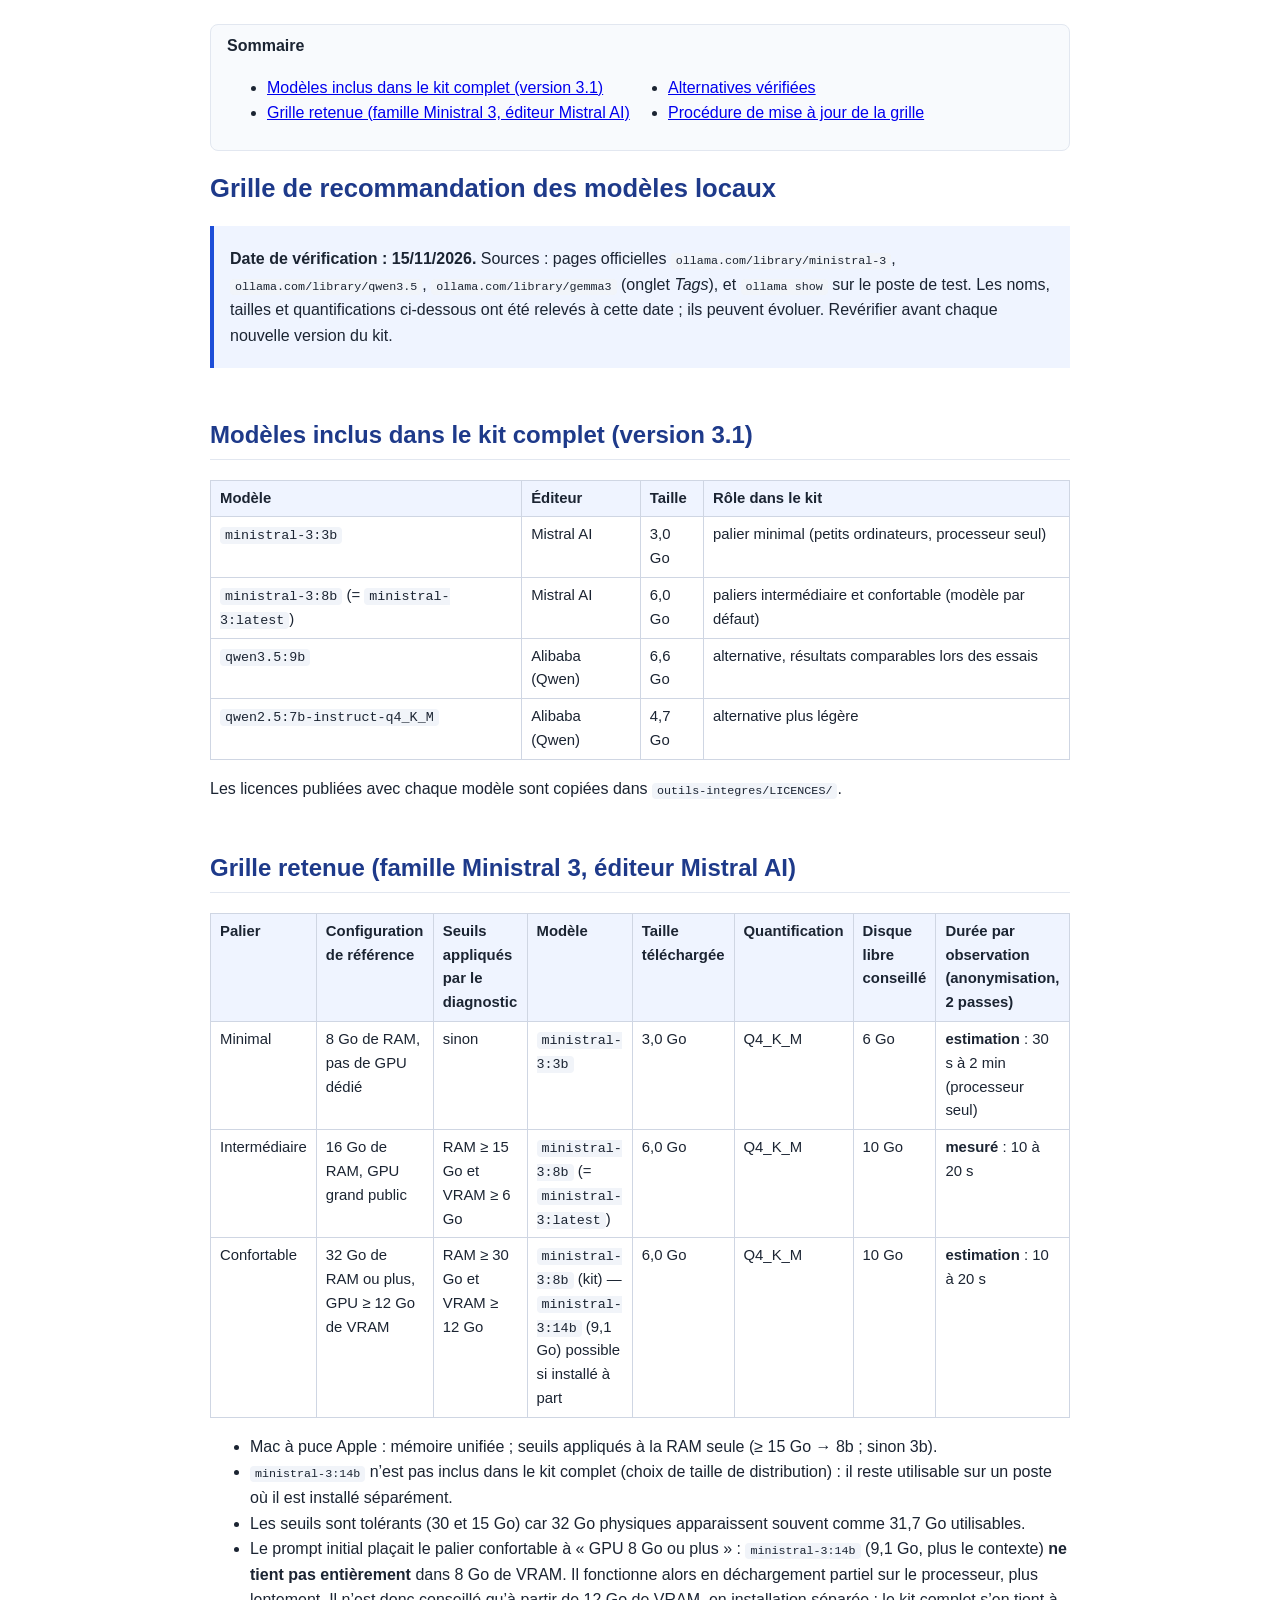
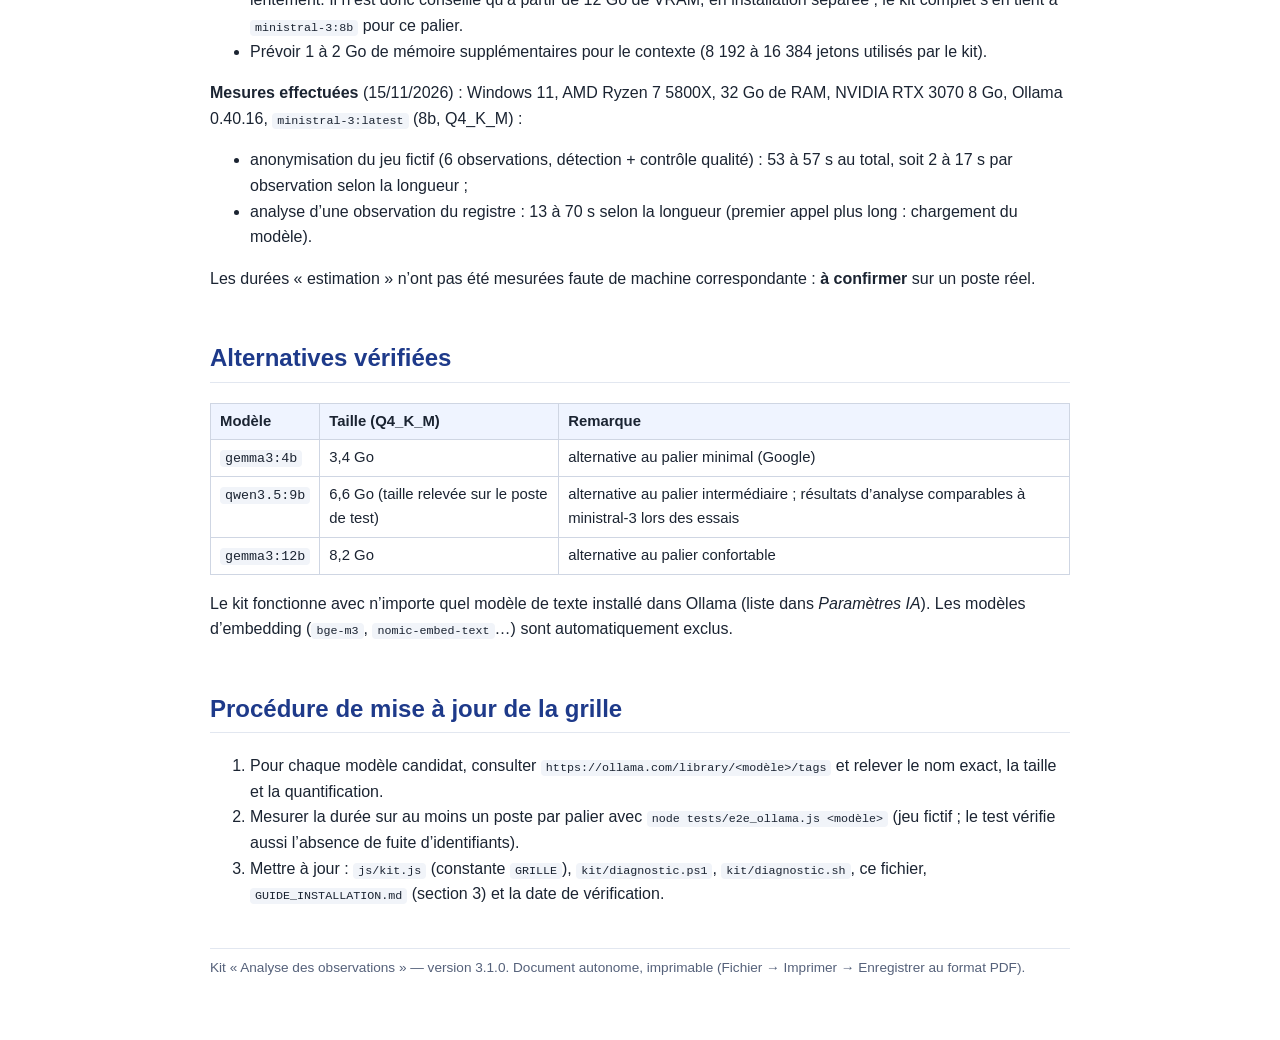
<file: analyse-observations/docs/GRILLE_MODELES.html>
<!DOCTYPE html>
<html lang="fr">
<head>
<meta charset="UTF-8">
<meta name="viewport" content="width=device-width, initial-scale=1.0">
<meta name="referrer" content="no-referrer">
<title>Grille de recommandation des modèles locaux — kit Analyse des observations 3.1.0</title>
<style>
:root { color-scheme: light; }
body { font-family: -apple-system, "Segoe UI", Roboto, Arial, sans-serif; max-width: 860px; margin: 0 auto; padding: 24px 18px 48px; line-height: 1.6; color: #1b2432; background: #ffffff; }
h1 { color: #1e3a8a; font-size: 1.6rem; } h2 { color: #1e3a8a; margin-top: 2em; border-bottom: 1px solid #e2e7f0; padding-bottom: 4px; } h3 { margin-top: 1.4em; }
table { border-collapse: collapse; width: 100%; margin: 12px 0; font-size: 0.93rem; } th, td { border: 1px solid #cfd6e3; padding: 6px 9px; text-align: left; vertical-align: top; } thead th { background: #eff4ff; }
code { background: #f1f4f9; padding: 1px 5px; border-radius: 4px; font-size: 0.9em; } pre { background: #f1f4f9; padding: 12px; border-radius: 6px; overflow-x: auto; }
blockquote { border-left: 4px solid #1d4ed8; background: #eff4ff; margin: 12px 0; padding: 4px 16px; }
nav { background: #f8fafd; border: 1px solid #e2e7f0; border-radius: 8px; padding: 8px 16px; } nav ul { columns: 2; }
.url { display: none; color: #55617a; font-size: 0.85em; } .pied { margin-top: 3em; color: #55617a; font-size: 0.85rem; border-top: 1px solid #e2e7f0; padding-top: 8px; }
@media print { nav { display: none; } .url { display: inline; } a { color: inherit; text-decoration: none; } h2 { page-break-after: avoid; } table, pre { page-break-inside: avoid; } }
</style>
</head>
<body>
<nav aria-label="Sommaire"><strong>Sommaire</strong><ul><li><a href="#sec-mod-les-inclus-dans-le-kit-complet-version-3-1">Modèles inclus dans le kit complet (version 3.1)</a></li><li><a href="#sec-grille-retenue-famille-ministral-3-diteur-mistral-ai">Grille retenue (famille Ministral 3, éditeur Mistral AI)</a></li><li><a href="#sec-alternatives-v-rifi-es">Alternatives vérifiées</a></li><li><a href="#sec-proc-dure-de-mise-jour-de-la-grille">Procédure de mise à jour de la grille</a></li></ul></nav>
<main>
<h1 id="sec-grille-de-recommandation-des-mod-les-locaux">Grille de recommandation des modèles locaux</h1>
<blockquote><p><strong>Date de vérification : 15/11/2026.</strong> Sources : pages officielles <code>ollama.com/library/ministral-3</code>, <code>ollama.com/library/qwen3.5</code>, <code>ollama.com/library/gemma3</code> (onglet <em>Tags</em>), et <code>ollama show</code> sur le poste de test. Les noms, tailles et quantifications ci-dessous ont été relevés à cette date ; ils peuvent évoluer. Revérifier avant chaque nouvelle version du kit.</p></blockquote>
<h2 id="sec-mod-les-inclus-dans-le-kit-complet-version-3-1">Modèles inclus dans le kit complet (version 3.1)</h2>
<table><thead><tr><th scope="col">Modèle</th><th scope="col">Éditeur</th><th scope="col">Taille</th><th scope="col">Rôle dans le kit</th></tr></thead><tbody><tr><td><code>ministral-3:3b</code></td><td>Mistral AI</td><td>3,0 Go</td><td>palier minimal (petits ordinateurs, processeur seul)</td></tr><tr><td><code>ministral-3:8b</code> (= <code>ministral-3:latest</code>)</td><td>Mistral AI</td><td>6,0 Go</td><td>paliers intermédiaire et confortable (modèle par défaut)</td></tr><tr><td><code>qwen3.5:9b</code></td><td>Alibaba (Qwen)</td><td>6,6 Go</td><td>alternative, résultats comparables lors des essais</td></tr><tr><td><code>qwen2.5:7b-instruct-q4_K_M</code></td><td>Alibaba (Qwen)</td><td>4,7 Go</td><td>alternative plus légère</td></tr></tbody></table>
<p>Les licences publiées avec chaque modèle sont copiées dans <code>outils-integres/LICENCES/</code>.</p>
<h2 id="sec-grille-retenue-famille-ministral-3-diteur-mistral-ai">Grille retenue (famille Ministral 3, éditeur Mistral AI)</h2>
<table><thead><tr><th scope="col">Palier</th><th scope="col">Configuration de référence</th><th scope="col">Seuils appliqués par le diagnostic</th><th scope="col">Modèle</th><th scope="col">Taille téléchargée</th><th scope="col">Quantification</th><th scope="col">Disque libre conseillé</th><th scope="col">Durée par observation (anonymisation, 2 passes)</th></tr></thead><tbody><tr><td>Minimal</td><td>8 Go de RAM, pas de GPU dédié</td><td>sinon</td><td><code>ministral-3:3b</code></td><td>3,0 Go</td><td>Q4_K_M</td><td>6 Go</td><td><strong>estimation</strong> : 30 s à 2 min (processeur seul)</td></tr><tr><td>Intermédiaire</td><td>16 Go de RAM, GPU grand public</td><td>RAM ≥ 15 Go et VRAM ≥ 6 Go</td><td><code>ministral-3:8b</code> (= <code>ministral-3:latest</code>)</td><td>6,0 Go</td><td>Q4_K_M</td><td>10 Go</td><td><strong>mesuré</strong> : 10 à 20 s</td></tr><tr><td>Confortable</td><td>32 Go de RAM ou plus, GPU ≥ 12 Go de VRAM</td><td>RAM ≥ 30 Go et VRAM ≥ 12 Go</td><td><code>ministral-3:8b</code> (kit) — <code>ministral-3:14b</code> (9,1 Go) possible si installé à part</td><td>6,0 Go</td><td>Q4_K_M</td><td>10 Go</td><td><strong>estimation</strong> : 10 à 20 s</td></tr></tbody></table>
<ul><li>Mac à puce Apple : mémoire unifiée ; seuils appliqués à la RAM seule (≥ 15 Go → 8b ; sinon 3b).</li><li><code>ministral-3:14b</code> n’est pas inclus dans le kit complet (choix de taille de distribution) : il reste utilisable sur un poste où il est installé séparément.</li><li>Les seuils sont tolérants (30 et 15 Go) car 32 Go physiques apparaissent souvent comme 31,7 Go utilisables.</li><li>Le prompt initial plaçait le palier confortable à « GPU 8 Go ou plus » : <code>ministral-3:14b</code> (9,1 Go, plus le contexte) <strong>ne tient pas entièrement</strong> dans 8 Go de VRAM. Il fonctionne alors en déchargement partiel sur le processeur, plus lentement. Il n’est donc conseillé qu’à partir de 12 Go de VRAM, en installation séparée ; le kit complet s’en tient à <code>ministral-3:8b</code> pour ce palier.</li><li>Prévoir 1 à 2 Go de mémoire supplémentaires pour le contexte (8 192 à 16 384 jetons utilisés par le kit).</li></ul>
<p><strong>Mesures effectuées</strong> (15/11/2026) : Windows 11, AMD Ryzen 7 5800X, 32 Go de RAM, NVIDIA RTX 3070 8 Go, Ollama 0.40.16, <code>ministral-3:latest</code> (8b, Q4_K_M) :</p>
<ul><li>anonymisation du jeu fictif (6 observations, détection + contrôle qualité) : 53 à 57 s au total, soit 2 à 17 s par observation selon la longueur ;</li><li>analyse d’une observation du registre : 13 à 70 s selon la longueur (premier appel plus long : chargement du modèle).</li></ul>
<p>Les durées « estimation » n’ont pas été mesurées faute de machine correspondante : <strong>à confirmer</strong> sur un poste réel.</p>
<h2 id="sec-alternatives-v-rifi-es">Alternatives vérifiées</h2>
<table><thead><tr><th scope="col">Modèle</th><th scope="col">Taille (Q4_K_M)</th><th scope="col">Remarque</th></tr></thead><tbody><tr><td><code>gemma3:4b</code></td><td>3,4 Go</td><td>alternative au palier minimal (Google)</td></tr><tr><td><code>qwen3.5:9b</code></td><td>6,6 Go (taille relevée sur le poste de test)</td><td>alternative au palier intermédiaire ; résultats d’analyse comparables à ministral-3 lors des essais</td></tr><tr><td><code>gemma3:12b</code></td><td>8,2 Go</td><td>alternative au palier confortable</td></tr></tbody></table>
<p>Le kit fonctionne avec n’importe quel modèle de texte installé dans Ollama (liste dans <em>Paramètres IA</em>). Les modèles d’embedding (<code>bge-m3</code>, <code>nomic-embed-text</code>…) sont automatiquement exclus.</p>
<h2 id="sec-proc-dure-de-mise-jour-de-la-grille">Procédure de mise à jour de la grille</h2>
<ol><li>Pour chaque modèle candidat, consulter <code>https://ollama.com/library/&lt;modèle&gt;/tags</code> et relever le nom exact, la taille et la quantification.</li><li>Mesurer la durée sur au moins un poste par palier avec <code>node tests/e2e_ollama.js &lt;modèle&gt;</code> (jeu fictif ; le test vérifie aussi l’absence de fuite d’identifiants).</li><li>Mettre à jour : <code>js/kit.js</code> (constante <code>GRILLE</code>), <code>kit/diagnostic.ps1</code>, <code>kit/diagnostic.sh</code>, ce fichier, <code>GUIDE_INSTALLATION.md</code> (section 3) et la date de vérification.</li></ol>
</main>
<p class="pied">Kit « Analyse des observations » — version 3.1.0. Document autonome, imprimable (Fichier → Imprimer → Enregistrer au format PDF).</p>
</body>
</html>
</file>
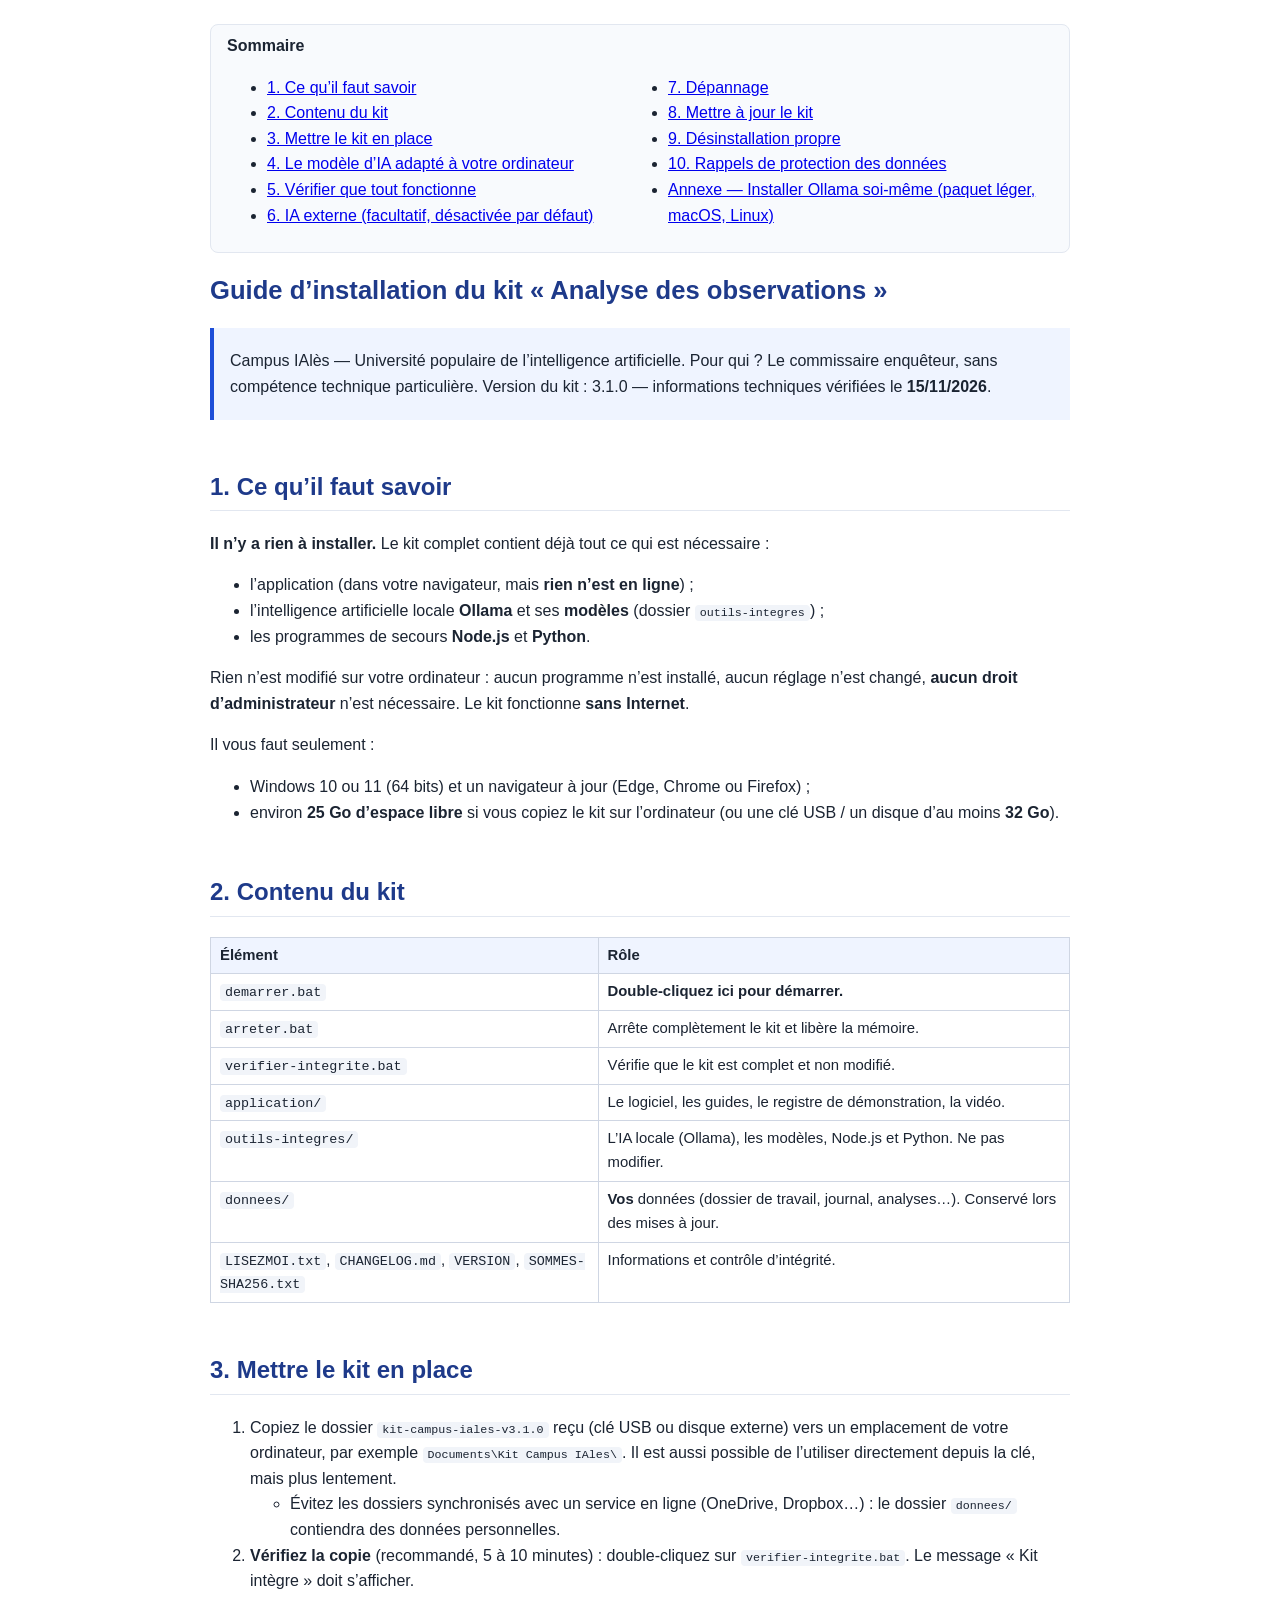
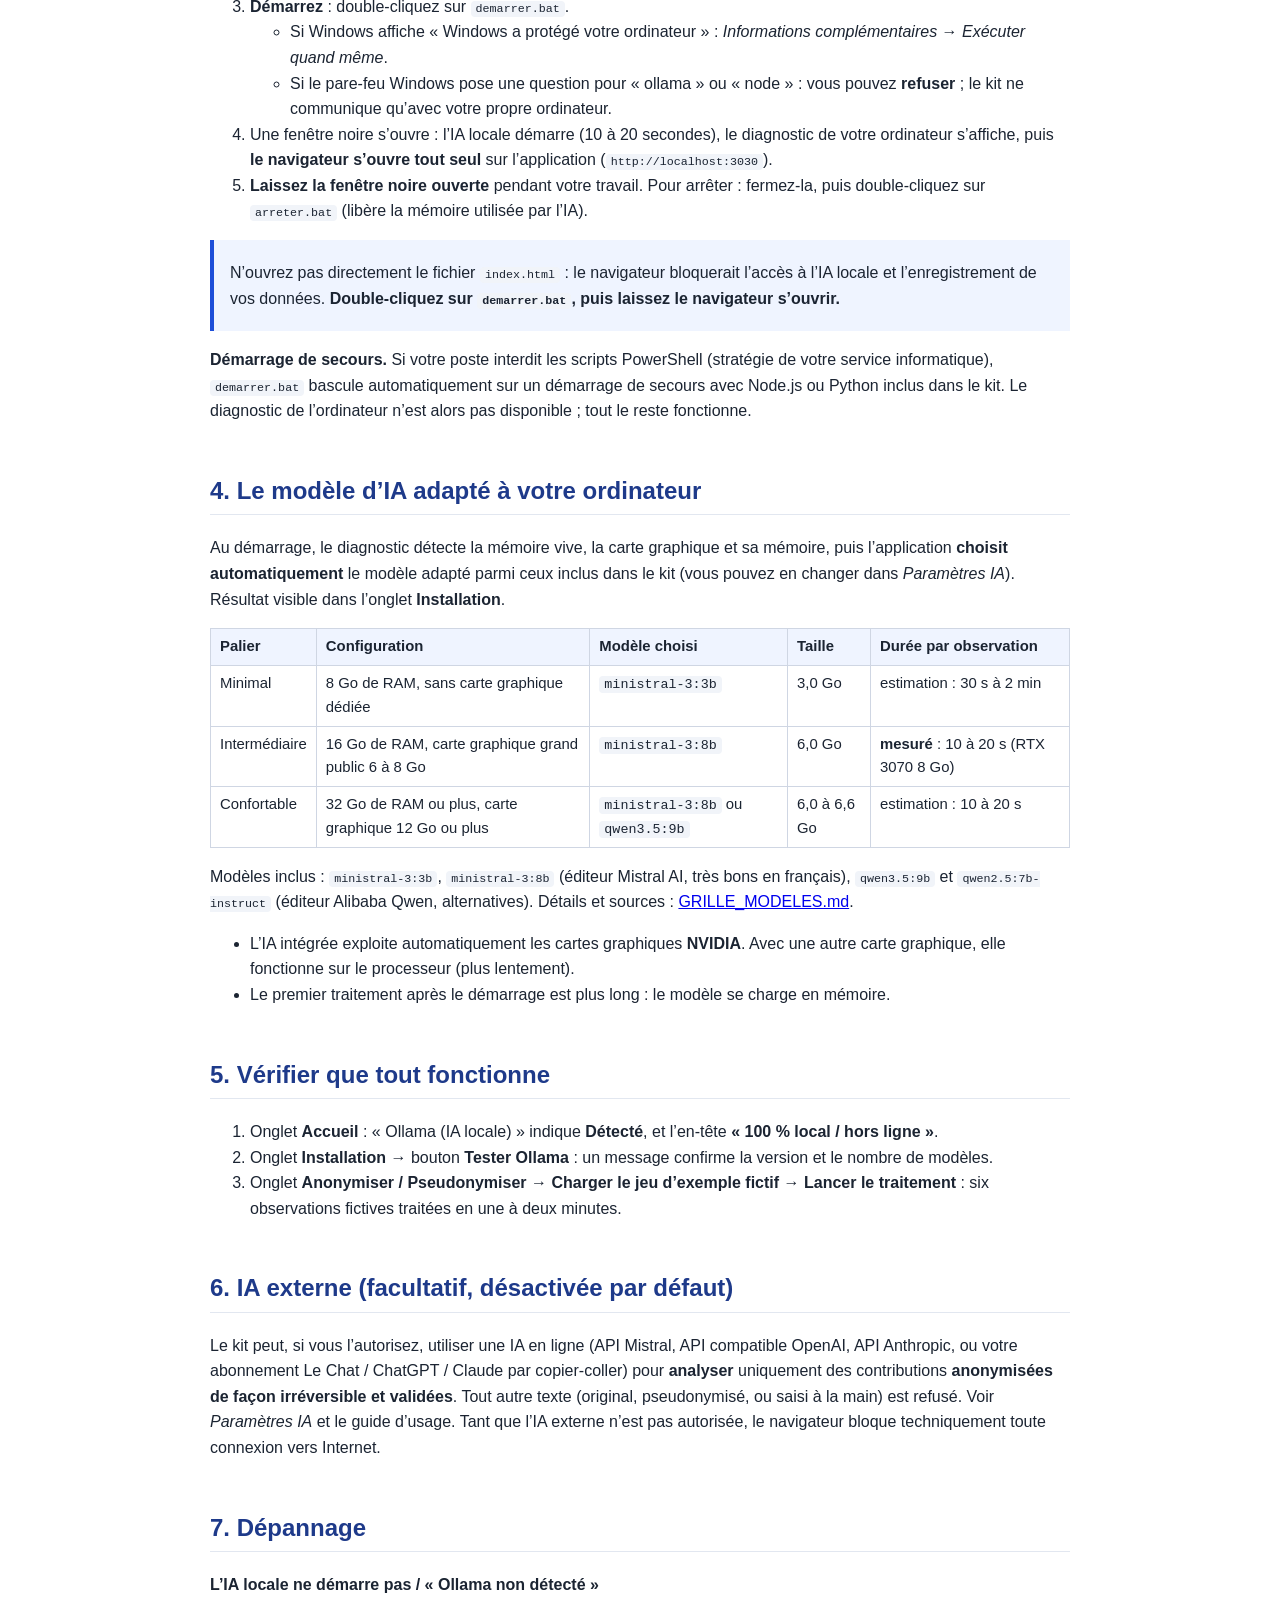
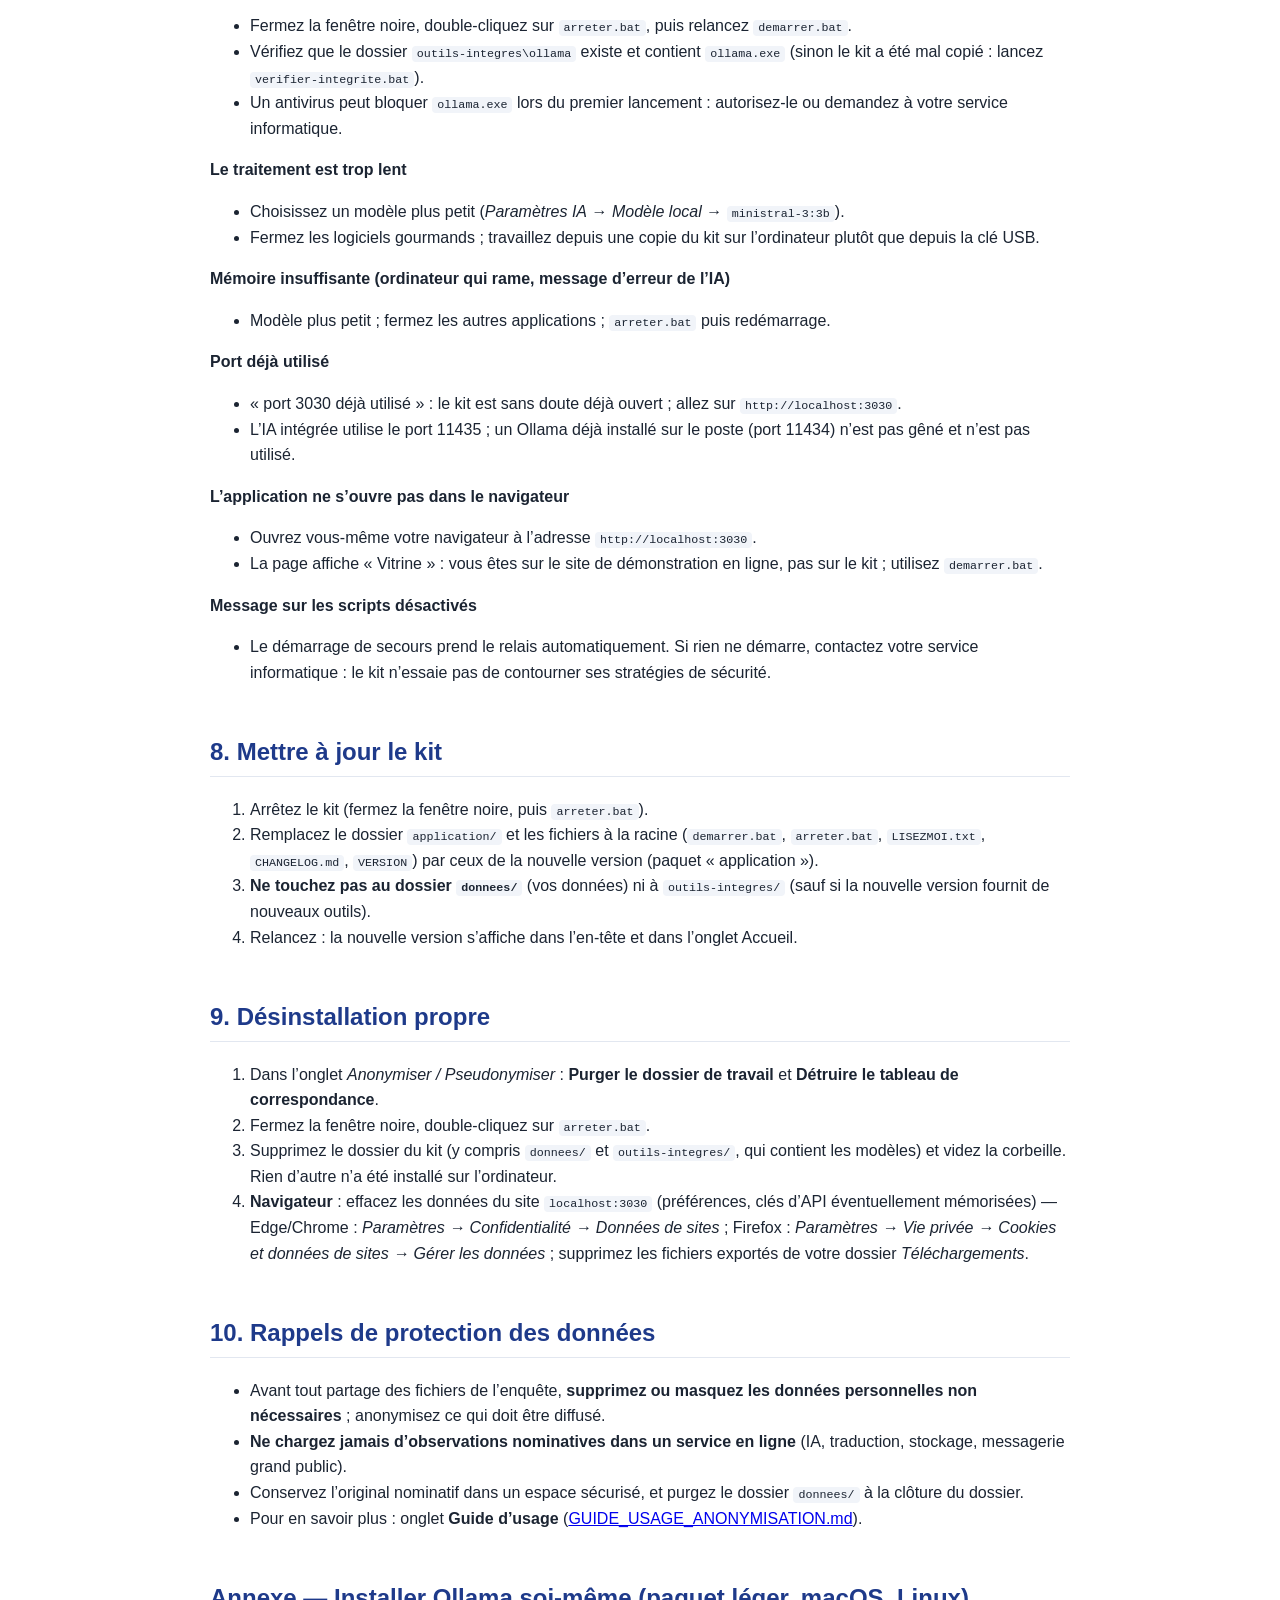
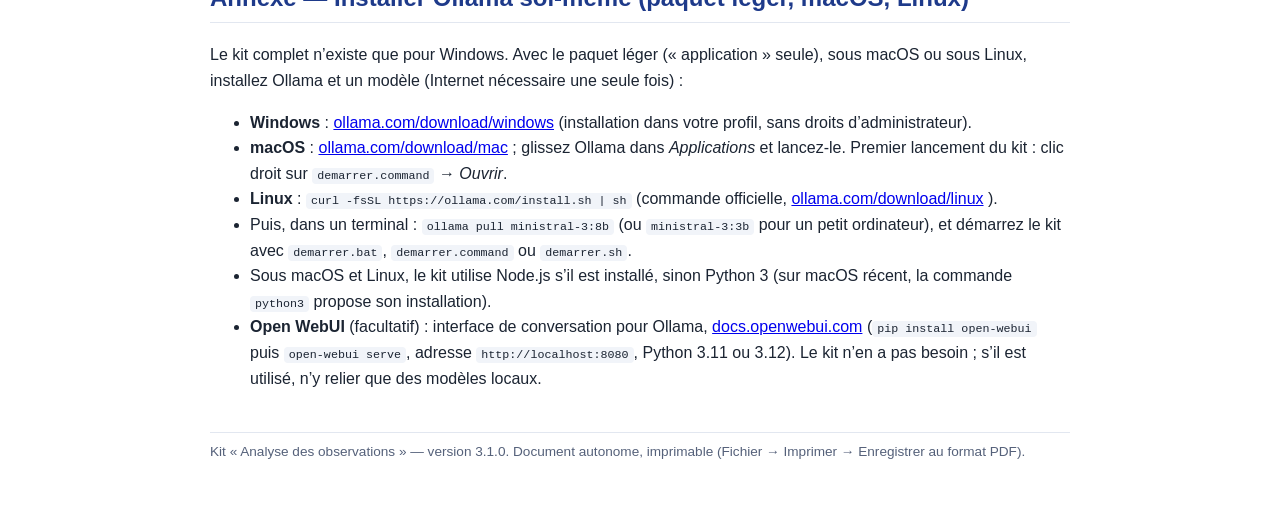
<file: analyse-observations/docs/GUIDE_INSTALLATION.html>
<!DOCTYPE html>
<html lang="fr">
<head>
<meta charset="UTF-8">
<meta name="viewport" content="width=device-width, initial-scale=1.0">
<meta name="referrer" content="no-referrer">
<title>Guide d’installation du kit « Analyse des observations » — kit Analyse des observations 3.1.0</title>
<style>
:root { color-scheme: light; }
body { font-family: -apple-system, "Segoe UI", Roboto, Arial, sans-serif; max-width: 860px; margin: 0 auto; padding: 24px 18px 48px; line-height: 1.6; color: #1b2432; background: #ffffff; }
h1 { color: #1e3a8a; font-size: 1.6rem; } h2 { color: #1e3a8a; margin-top: 2em; border-bottom: 1px solid #e2e7f0; padding-bottom: 4px; } h3 { margin-top: 1.4em; }
table { border-collapse: collapse; width: 100%; margin: 12px 0; font-size: 0.93rem; } th, td { border: 1px solid #cfd6e3; padding: 6px 9px; text-align: left; vertical-align: top; } thead th { background: #eff4ff; }
code { background: #f1f4f9; padding: 1px 5px; border-radius: 4px; font-size: 0.9em; } pre { background: #f1f4f9; padding: 12px; border-radius: 6px; overflow-x: auto; }
blockquote { border-left: 4px solid #1d4ed8; background: #eff4ff; margin: 12px 0; padding: 4px 16px; }
nav { background: #f8fafd; border: 1px solid #e2e7f0; border-radius: 8px; padding: 8px 16px; } nav ul { columns: 2; }
.url { display: none; color: #55617a; font-size: 0.85em; } .pied { margin-top: 3em; color: #55617a; font-size: 0.85rem; border-top: 1px solid #e2e7f0; padding-top: 8px; }
@media print { nav { display: none; } .url { display: inline; } a { color: inherit; text-decoration: none; } h2 { page-break-after: avoid; } table, pre { page-break-inside: avoid; } }
</style>
</head>
<body>
<nav aria-label="Sommaire"><strong>Sommaire</strong><ul><li><a href="#sec-1-ce-qu-il-faut-savoir">1. Ce qu’il faut savoir</a></li><li><a href="#sec-2-contenu-du-kit">2. Contenu du kit</a></li><li><a href="#sec-3-mettre-le-kit-en-place">3. Mettre le kit en place</a></li><li><a href="#sec-4-le-mod-le-d-ia-adapt-votre-ordinateur">4. Le modèle d’IA adapté à votre ordinateur</a></li><li><a href="#sec-5-v-rifier-que-tout-fonctionne">5. Vérifier que tout fonctionne</a></li><li><a href="#sec-6-ia-externe-facultatif-d-sactiv-e-par-d-faut">6. IA externe (facultatif, désactivée par défaut)</a></li><li><a href="#sec-7-d-pannage">7. Dépannage</a></li><li><a href="#sec-8-mettre-jour-le-kit">8. Mettre à jour le kit</a></li><li><a href="#sec-9-d-sinstallation-propre">9. Désinstallation propre</a></li><li><a href="#sec-10-rappels-de-protection-des-donn-es">10. Rappels de protection des données</a></li><li><a href="#sec-annexe-installer-ollama-soi-m-me-paquet-l-ger-macos-linux">Annexe — Installer Ollama soi-même (paquet léger, macOS, Linux)</a></li></ul></nav>
<main>
<h1 id="sec-guide-d-installation-du-kit-analyse-des-observations">Guide d’installation du kit « Analyse des observations »</h1>
<blockquote><p>Campus IAlès — Université populaire de l’intelligence artificielle. Pour qui ? Le commissaire enquêteur, sans compétence technique particulière. Version du kit : 3.1.0 — informations techniques vérifiées le <strong>15/11/2026</strong>.</p></blockquote>
<h2 id="sec-1-ce-qu-il-faut-savoir">1. Ce qu’il faut savoir</h2>
<p><strong>Il n’y a rien à installer.</strong> Le kit complet contient déjà tout ce qui est nécessaire :</p>
<ul><li>l’application (dans votre navigateur, mais <strong>rien n’est en ligne</strong>) ;</li><li>l’intelligence artificielle locale <strong>Ollama</strong> et ses <strong>modèles</strong> (dossier <code>outils-integres</code>) ;</li><li>les programmes de secours <strong>Node.js</strong> et <strong>Python</strong>.</li></ul>
<p>Rien n’est modifié sur votre ordinateur : aucun programme n’est installé, aucun réglage n’est changé, <strong>aucun droit d’administrateur</strong> n’est nécessaire. Le kit fonctionne <strong>sans Internet</strong>.</p>
<p>Il vous faut seulement :</p>
<ul><li>Windows 10 ou 11 (64 bits) et un navigateur à jour (Edge, Chrome ou Firefox) ;</li><li>environ <strong>25 Go d’espace libre</strong> si vous copiez le kit sur l’ordinateur (ou une clé USB / un disque d’au moins <strong>32 Go</strong>).</li></ul>
<h2 id="sec-2-contenu-du-kit">2. Contenu du kit</h2>
<table><thead><tr><th scope="col">Élément</th><th scope="col">Rôle</th></tr></thead><tbody><tr><td><code>demarrer.bat</code></td><td><strong>Double-cliquez ici pour démarrer.</strong></td></tr><tr><td><code>arreter.bat</code></td><td>Arrête complètement le kit et libère la mémoire.</td></tr><tr><td><code>verifier-integrite.bat</code></td><td>Vérifie que le kit est complet et non modifié.</td></tr><tr><td><code>application/</code></td><td>Le logiciel, les guides, le registre de démonstration, la vidéo.</td></tr><tr><td><code>outils-integres/</code></td><td>L’IA locale (Ollama), les modèles, Node.js et Python. Ne pas modifier.</td></tr><tr><td><code>donnees/</code></td><td><strong>Vos</strong> données (dossier de travail, journal, analyses…). Conservé lors des mises à jour.</td></tr><tr><td><code>LISEZMOI.txt</code>, <code>CHANGELOG.md</code>, <code>VERSION</code>, <code>SOMMES-SHA256.txt</code></td><td>Informations et contrôle d’intégrité.</td></tr></tbody></table>
<h2 id="sec-3-mettre-le-kit-en-place">3. Mettre le kit en place</h2>
<ol><li>Copiez le dossier <code>kit-campus-iales-v3.1.0</code> reçu (clé USB ou disque externe) vers un emplacement de votre ordinateur, par exemple <code>Documents\Kit Campus IAles\</code>. Il est aussi possible de l’utiliser directement depuis la clé, mais plus lentement.<ul><li>Évitez les dossiers synchronisés avec un service en ligne (OneDrive, Dropbox…) : le dossier <code>donnees/</code> contiendra des données personnelles.</li></ul></li><li><strong>Vérifiez la copie</strong> (recommandé, 5 à 10 minutes) : double-cliquez sur <code>verifier-integrite.bat</code>. Le message « Kit intègre » doit s’afficher.</li><li><strong>Démarrez</strong> : double-cliquez sur <code>demarrer.bat</code>.<ul><li>Si Windows affiche « Windows a protégé votre ordinateur » : <em>Informations complémentaires</em> → <em>Exécuter quand même</em>.</li><li>Si le pare-feu Windows pose une question pour « ollama » ou « node » : vous pouvez <strong>refuser</strong> ; le kit ne communique qu’avec votre propre ordinateur.</li></ul></li><li>Une fenêtre noire s’ouvre : l’IA locale démarre (10 à 20 secondes), le diagnostic de votre ordinateur s’affiche, puis <strong>le navigateur s’ouvre tout seul</strong> sur l’application (<code>http://localhost:3030</code>).</li><li><strong>Laissez la fenêtre noire ouverte</strong> pendant votre travail. Pour arrêter : fermez-la, puis double-cliquez sur <code>arreter.bat</code> (libère la mémoire utilisée par l’IA).</li></ol>
<blockquote><p>N’ouvrez pas directement le fichier <code>index.html</code> : le navigateur bloquerait l’accès à l’IA locale et l’enregistrement de vos données. <strong>Double-cliquez sur <code>demarrer.bat</code>, puis laissez le navigateur s’ouvrir.</strong></p></blockquote>
<p><strong>Démarrage de secours.</strong> Si votre poste interdit les scripts PowerShell (stratégie de votre service informatique), <code>demarrer.bat</code> bascule automatiquement sur un démarrage de secours avec Node.js ou Python inclus dans le kit. Le diagnostic de l’ordinateur n’est alors pas disponible ; tout le reste fonctionne.</p>
<h2 id="sec-4-le-mod-le-d-ia-adapt-votre-ordinateur">4. Le modèle d’IA adapté à votre ordinateur</h2>
<p>Au démarrage, le diagnostic détecte la mémoire vive, la carte graphique et sa mémoire, puis l’application <strong>choisit automatiquement</strong> le modèle adapté parmi ceux inclus dans le kit (vous pouvez en changer dans <em>Paramètres IA</em>). Résultat visible dans l’onglet <strong>Installation</strong>.</p>
<table><thead><tr><th scope="col">Palier</th><th scope="col">Configuration</th><th scope="col">Modèle choisi</th><th scope="col">Taille</th><th scope="col">Durée par observation</th></tr></thead><tbody><tr><td>Minimal</td><td>8 Go de RAM, sans carte graphique dédiée</td><td><code>ministral-3:3b</code></td><td>3,0 Go</td><td>estimation : 30 s à 2 min</td></tr><tr><td>Intermédiaire</td><td>16 Go de RAM, carte graphique grand public 6 à 8 Go</td><td><code>ministral-3:8b</code></td><td>6,0 Go</td><td><strong>mesuré</strong> : 10 à 20 s (RTX 3070 8 Go)</td></tr><tr><td>Confortable</td><td>32 Go de RAM ou plus, carte graphique 12 Go ou plus</td><td><code>ministral-3:8b</code> ou <code>qwen3.5:9b</code></td><td>6,0 à 6,6 Go</td><td>estimation : 10 à 20 s</td></tr></tbody></table>
<p>Modèles inclus : <code>ministral-3:3b</code>, <code>ministral-3:8b</code> (éditeur Mistral AI, très bons en français), <code>qwen3.5:9b</code> et <code>qwen2.5:7b-instruct</code> (éditeur Alibaba Qwen, alternatives). Détails et sources : <a href="GRILLE_MODELES.html">GRILLE_MODELES.md</a>.</p>
<ul><li>L’IA intégrée exploite automatiquement les cartes graphiques <strong>NVIDIA</strong>. Avec une autre carte graphique, elle fonctionne sur le processeur (plus lentement).</li><li>Le premier traitement après le démarrage est plus long : le modèle se charge en mémoire.</li></ul>
<h2 id="sec-5-v-rifier-que-tout-fonctionne">5. Vérifier que tout fonctionne</h2>
<ol><li>Onglet <strong>Accueil</strong> : « Ollama (IA locale) » indique <strong>Détecté</strong>, et l’en-tête <strong>« 100 % local / hors ligne »</strong>.</li><li>Onglet <strong>Installation</strong> → bouton <strong>Tester Ollama</strong> : un message confirme la version et le nombre de modèles.</li><li>Onglet <strong>Anonymiser / Pseudonymiser</strong> → <strong>Charger le jeu d’exemple fictif</strong> → <strong>Lancer le traitement</strong> : six observations fictives traitées en une à deux minutes.</li></ol>
<h2 id="sec-6-ia-externe-facultatif-d-sactiv-e-par-d-faut">6. IA externe (facultatif, désactivée par défaut)</h2>
<p>Le kit peut, si vous l’autorisez, utiliser une IA en ligne (API Mistral, API compatible OpenAI, API Anthropic, ou votre abonnement Le Chat / ChatGPT / Claude par copier-coller) pour <strong>analyser</strong> uniquement des contributions <strong>anonymisées de façon irréversible et validées</strong>. Tout autre texte (original, pseudonymisé, ou saisi à la main) est refusé. Voir <em>Paramètres IA</em> et le guide d’usage. Tant que l’IA externe n’est pas autorisée, le navigateur bloque techniquement toute connexion vers Internet.</p>
<h2 id="sec-7-d-pannage">7. Dépannage</h2>
<p><strong>L’IA locale ne démarre pas / « Ollama non détecté »</strong></p>
<ul><li>Fermez la fenêtre noire, double-cliquez sur <code>arreter.bat</code>, puis relancez <code>demarrer.bat</code>.</li><li>Vérifiez que le dossier <code>outils-integres\ollama</code> existe et contient <code>ollama.exe</code> (sinon le kit a été mal copié : lancez <code>verifier-integrite.bat</code>).</li><li>Un antivirus peut bloquer <code>ollama.exe</code> lors du premier lancement : autorisez-le ou demandez à votre service informatique.</li></ul>
<p><strong>Le traitement est trop lent</strong></p>
<ul><li>Choisissez un modèle plus petit (<em>Paramètres IA</em> → <em>Modèle local</em> → <code>ministral-3:3b</code>).</li><li>Fermez les logiciels gourmands ; travaillez depuis une copie du kit sur l’ordinateur plutôt que depuis la clé USB.</li></ul>
<p><strong>Mémoire insuffisante (ordinateur qui rame, message d’erreur de l’IA)</strong></p>
<ul><li>Modèle plus petit ; fermez les autres applications ; <code>arreter.bat</code> puis redémarrage.</li></ul>
<p><strong>Port déjà utilisé</strong></p>
<ul><li>« port 3030 déjà utilisé » : le kit est sans doute déjà ouvert ; allez sur <code>http://localhost:3030</code>.</li><li>L’IA intégrée utilise le port 11435 ; un Ollama déjà installé sur le poste (port 11434) n’est pas gêné et n’est pas utilisé.</li></ul>
<p><strong>L’application ne s’ouvre pas dans le navigateur</strong></p>
<ul><li>Ouvrez vous-même votre navigateur à l’adresse <code>http://localhost:3030</code>.</li><li>La page affiche « Vitrine » : vous êtes sur le site de démonstration en ligne, pas sur le kit ; utilisez <code>demarrer.bat</code>.</li></ul>
<p><strong>Message sur les scripts désactivés</strong></p>
<ul><li>Le démarrage de secours prend le relais automatiquement. Si rien ne démarre, contactez votre service informatique : le kit n’essaie pas de contourner ses stratégies de sécurité.</li></ul>
<h2 id="sec-8-mettre-jour-le-kit">8. Mettre à jour le kit</h2>
<ol><li>Arrêtez le kit (fermez la fenêtre noire, puis <code>arreter.bat</code>).</li><li>Remplacez le dossier <code>application/</code> et les fichiers à la racine (<code>demarrer.bat</code>, <code>arreter.bat</code>, <code>LISEZMOI.txt</code>, <code>CHANGELOG.md</code>, <code>VERSION</code>) par ceux de la nouvelle version (paquet « application »).</li><li><strong>Ne touchez pas au dossier <code>donnees/</code></strong> (vos données) ni à <code>outils-integres/</code> (sauf si la nouvelle version fournit de nouveaux outils).</li><li>Relancez : la nouvelle version s’affiche dans l’en-tête et dans l’onglet Accueil.</li></ol>
<h2 id="sec-9-d-sinstallation-propre">9. Désinstallation propre</h2>
<ol><li>Dans l’onglet <em>Anonymiser / Pseudonymiser</em> : <strong>Purger le dossier de travail</strong> et <strong>Détruire le tableau de correspondance</strong>.</li><li>Fermez la fenêtre noire, double-cliquez sur <code>arreter.bat</code>.</li><li>Supprimez le dossier du kit (y compris <code>donnees/</code> et <code>outils-integres/</code>, qui contient les modèles) et videz la corbeille. Rien d’autre n’a été installé sur l’ordinateur.</li><li><strong>Navigateur</strong> : effacez les données du site <code>localhost:3030</code> (préférences, clés d’API éventuellement mémorisées) — Edge/Chrome : <em>Paramètres → Confidentialité → Données de sites</em> ; Firefox : <em>Paramètres → Vie privée → Cookies et données de sites → Gérer les données</em> ; supprimez les fichiers exportés de votre dossier <em>Téléchargements</em>.</li></ol>
<h2 id="sec-10-rappels-de-protection-des-donn-es">10. Rappels de protection des données</h2>
<ul><li>Avant tout partage des fichiers de l’enquête, <strong>supprimez ou masquez les données personnelles non nécessaires</strong> ; anonymisez ce qui doit être diffusé.</li><li><strong>Ne chargez jamais d’observations nominatives dans un service en ligne</strong> (IA, traduction, stockage, messagerie grand public).</li><li>Conservez l’original nominatif dans un espace sécurisé, et purgez le dossier <code>donnees/</code> à la clôture du dossier.</li><li>Pour en savoir plus : onglet <strong>Guide d’usage</strong> (<a href="GUIDE_USAGE_ANONYMISATION.html">GUIDE_USAGE_ANONYMISATION.md</a>).</li></ul>
<h2 id="sec-annexe-installer-ollama-soi-m-me-paquet-l-ger-macos-linux">Annexe — Installer Ollama soi-même (paquet léger, macOS, Linux)</h2>
<p>Le kit complet n’existe que pour Windows. Avec le paquet léger (« application » seule), sous macOS ou sous Linux, installez Ollama et un modèle (Internet nécessaire une seule fois) :</p>
<ul><li><strong>Windows</strong> : <a href="https://ollama.com/download/windows" rel="noopener noreferrer">ollama.com/download/windows</a> <span class="url">(https://ollama.com/download/windows)</span> (installation dans votre profil, sans droits d’administrateur).</li><li><strong>macOS</strong> : <a href="https://ollama.com/download/mac" rel="noopener noreferrer">ollama.com/download/mac</a> <span class="url">(https://ollama.com/download/mac)</span> ; glissez Ollama dans <em>Applications</em> et lancez-le. Premier lancement du kit : clic droit sur <code>demarrer.command</code> → <em>Ouvrir</em>.</li><li><strong>Linux</strong> : <code>curl -fsSL https://ollama.com/install.sh | sh</code> (commande officielle, <a href="https://ollama.com/download/linux" rel="noopener noreferrer">ollama.com/download/linux</a> <span class="url">(https://ollama.com/download/linux)</span>).</li><li>Puis, dans un terminal : <code>ollama pull ministral-3:8b</code> (ou <code>ministral-3:3b</code> pour un petit ordinateur), et démarrez le kit avec <code>demarrer.bat</code>, <code>demarrer.command</code> ou <code>demarrer.sh</code>.</li><li>Sous macOS et Linux, le kit utilise Node.js s’il est installé, sinon Python 3 (sur macOS récent, la commande <code>python3</code> propose son installation).</li><li><strong>Open WebUI</strong> (facultatif) : interface de conversation pour Ollama, <a href="https://docs.openwebui.com/getting-started/quick-start/" rel="noopener noreferrer">docs.openwebui.com</a> <span class="url">(https://docs.openwebui.com/getting-started/quick-start/)</span> (<code>pip install open-webui</code> puis <code>open-webui serve</code>, adresse <code>http://localhost:8080</code>, Python 3.11 ou 3.12). Le kit n’en a pas besoin ; s’il est utilisé, n’y relier que des modèles locaux.</li></ul>
</main>
<p class="pied">Kit « Analyse des observations » — version 3.1.0. Document autonome, imprimable (Fichier → Imprimer → Enregistrer au format PDF).</p>
</body>
</html>
</file>
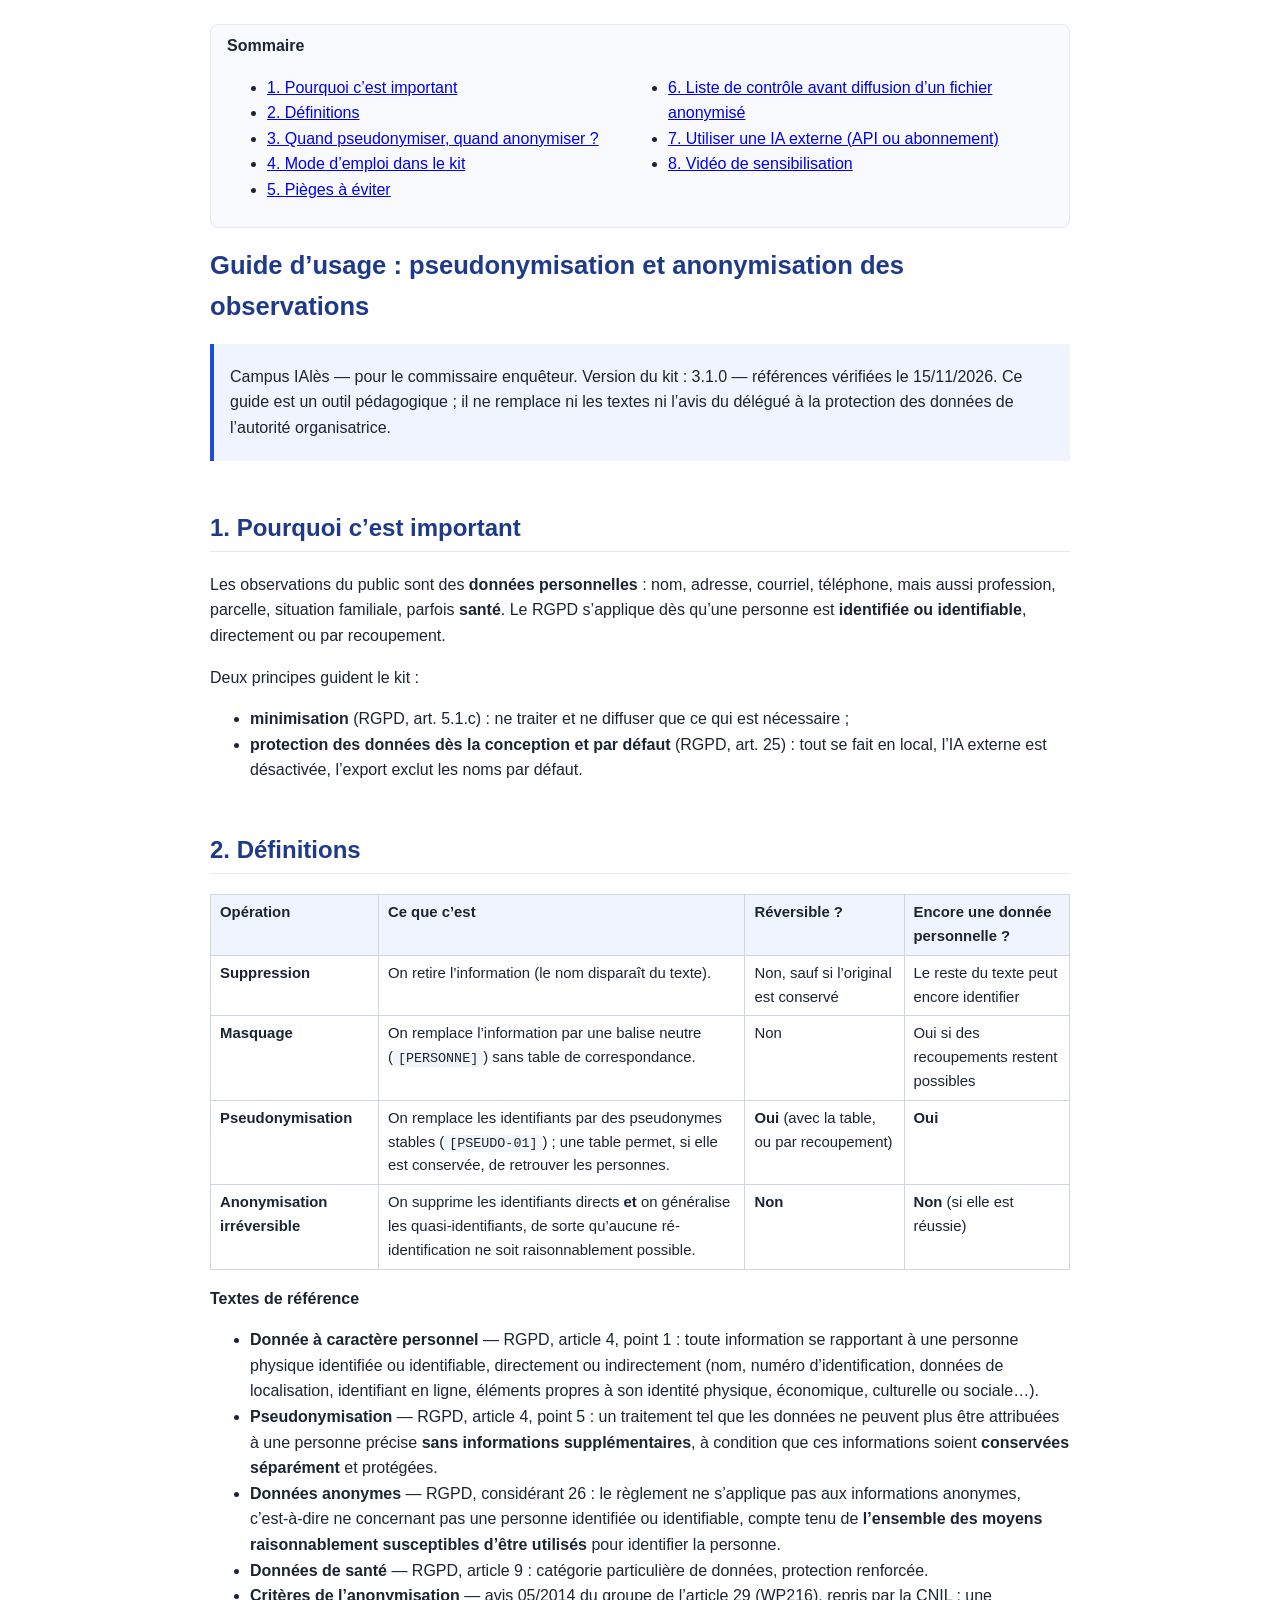
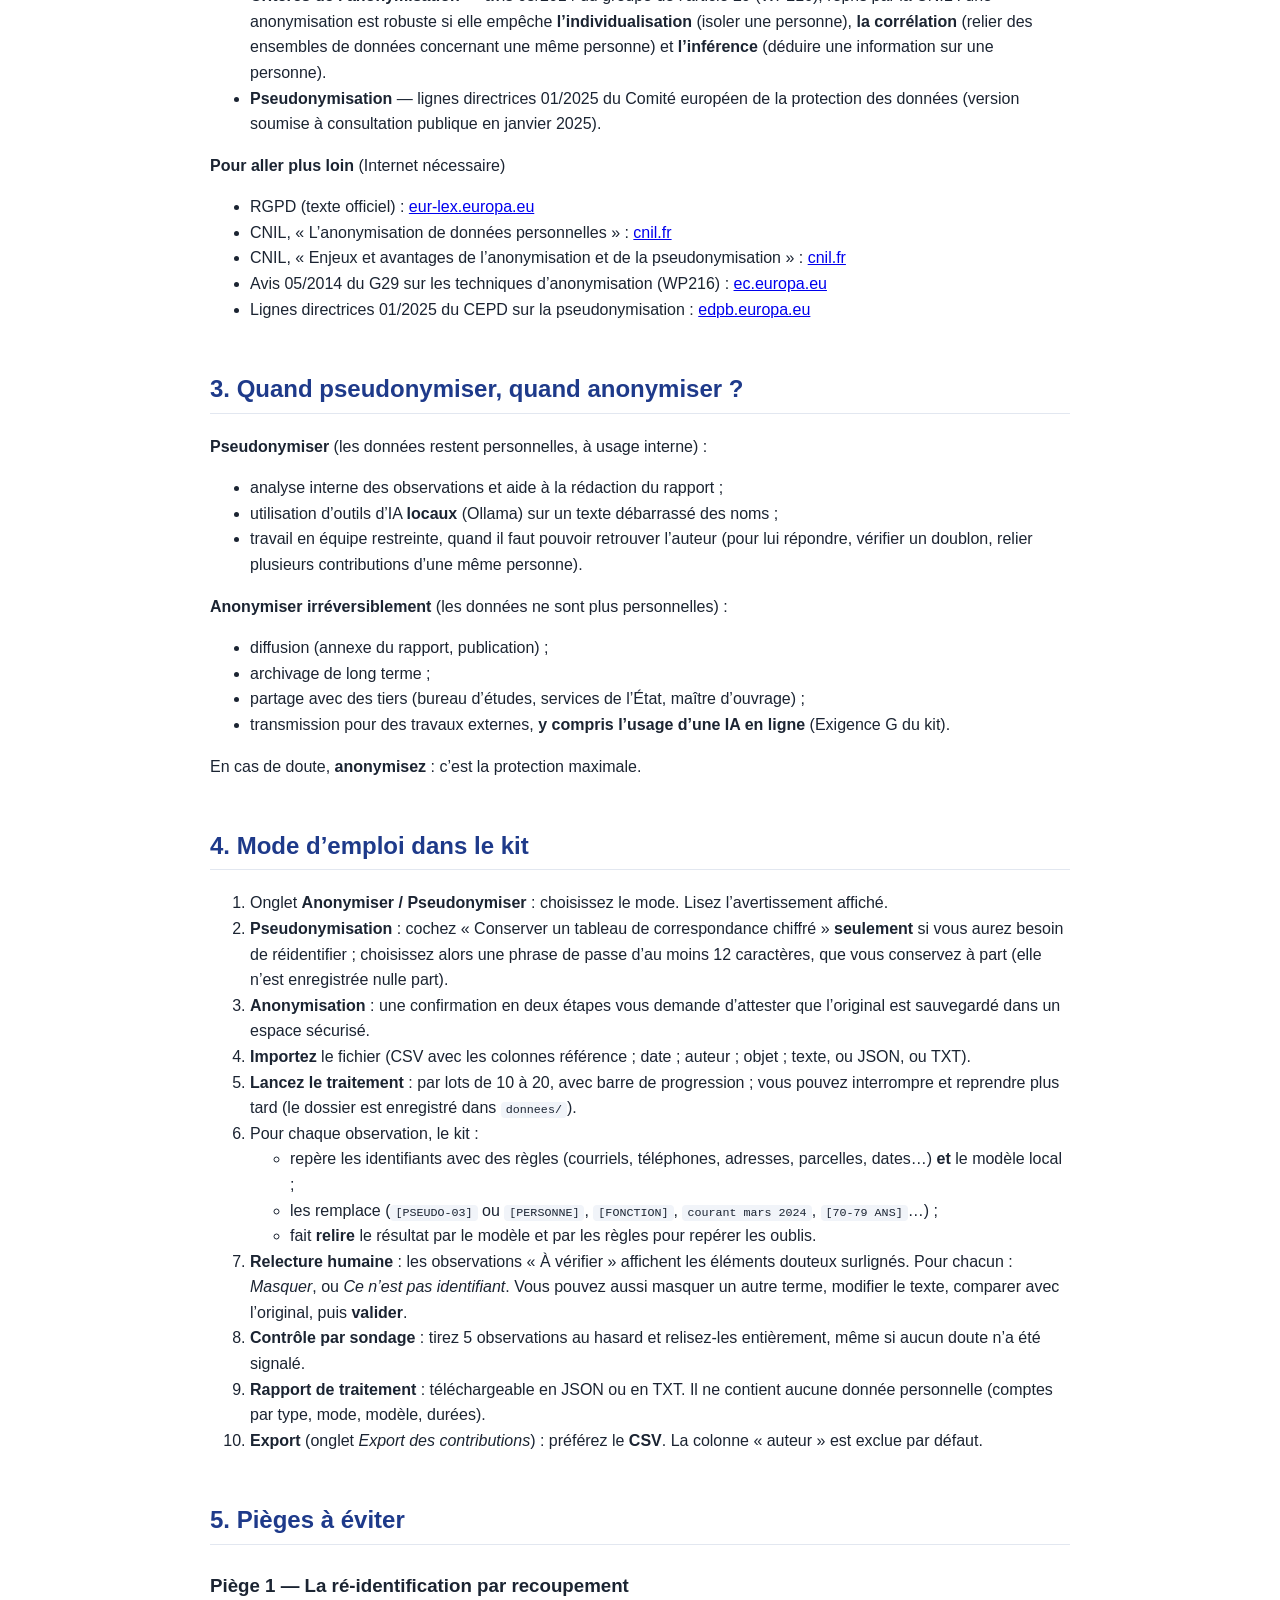
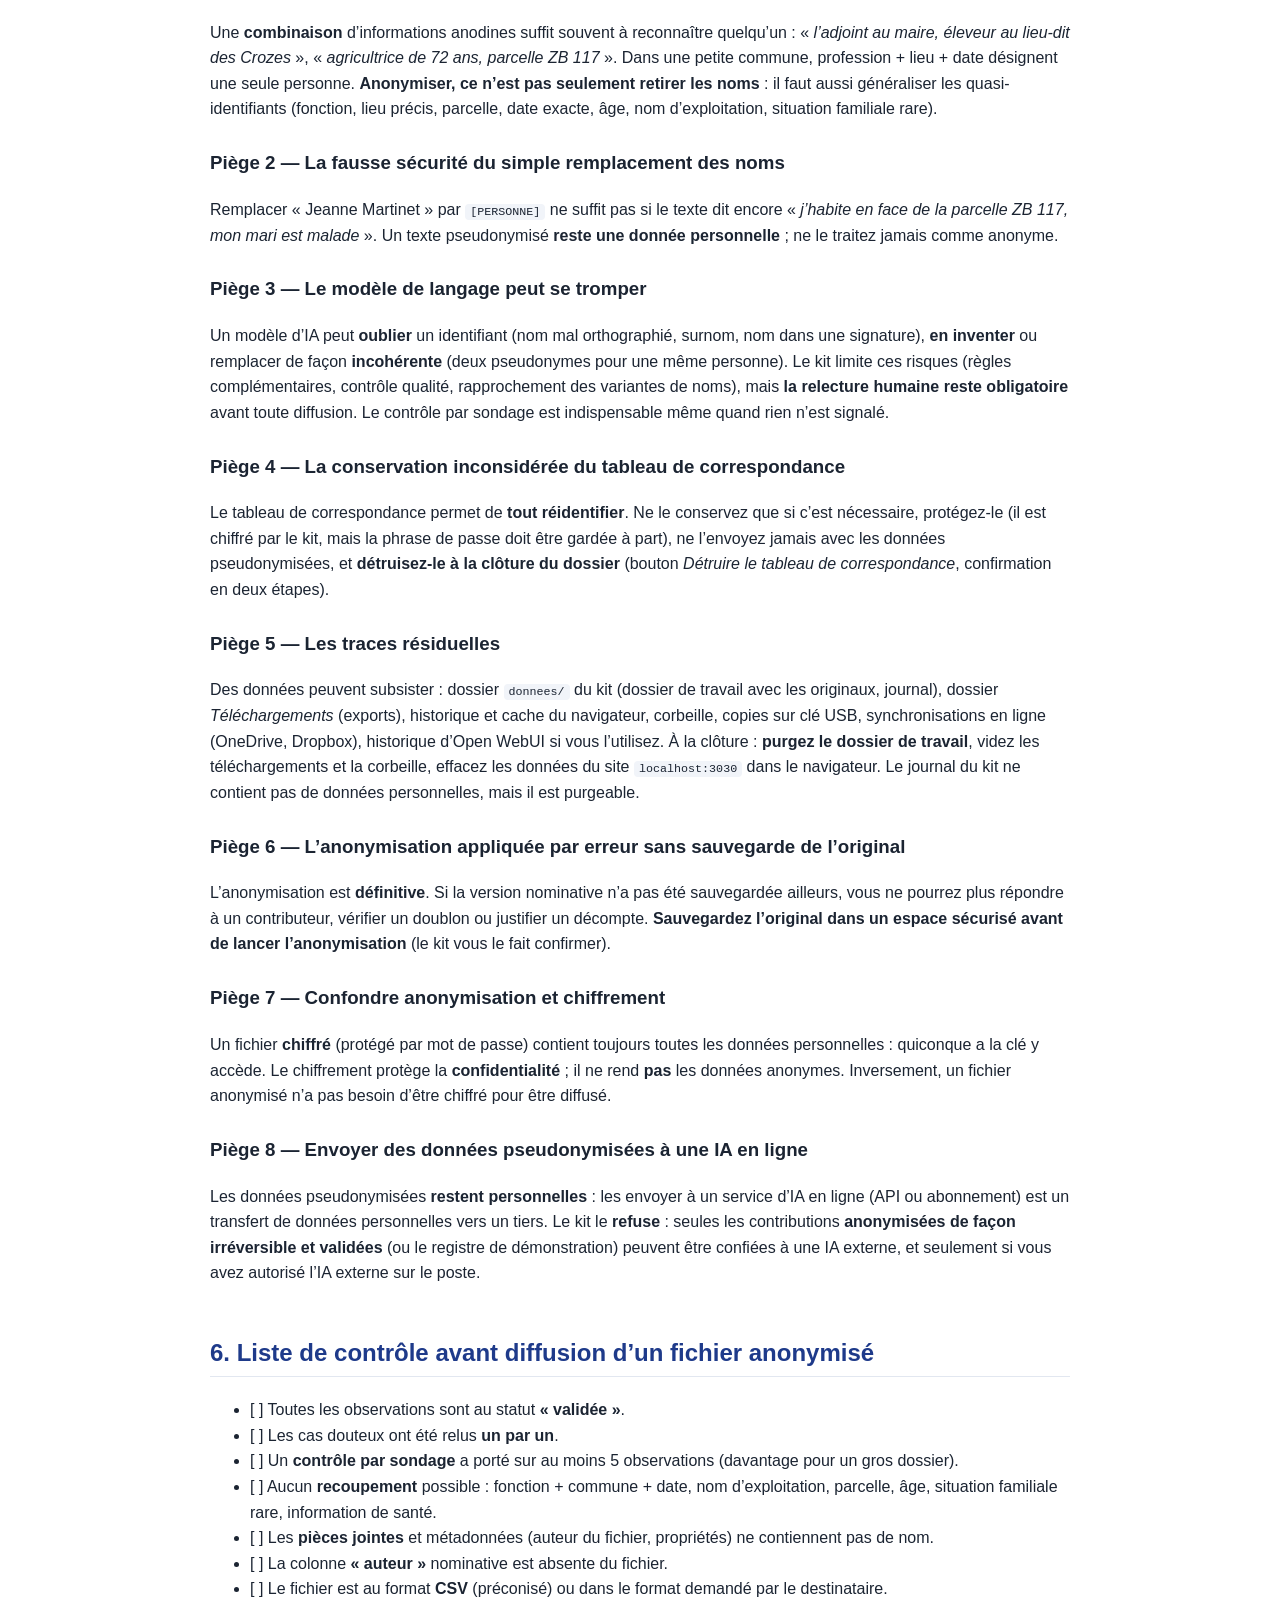
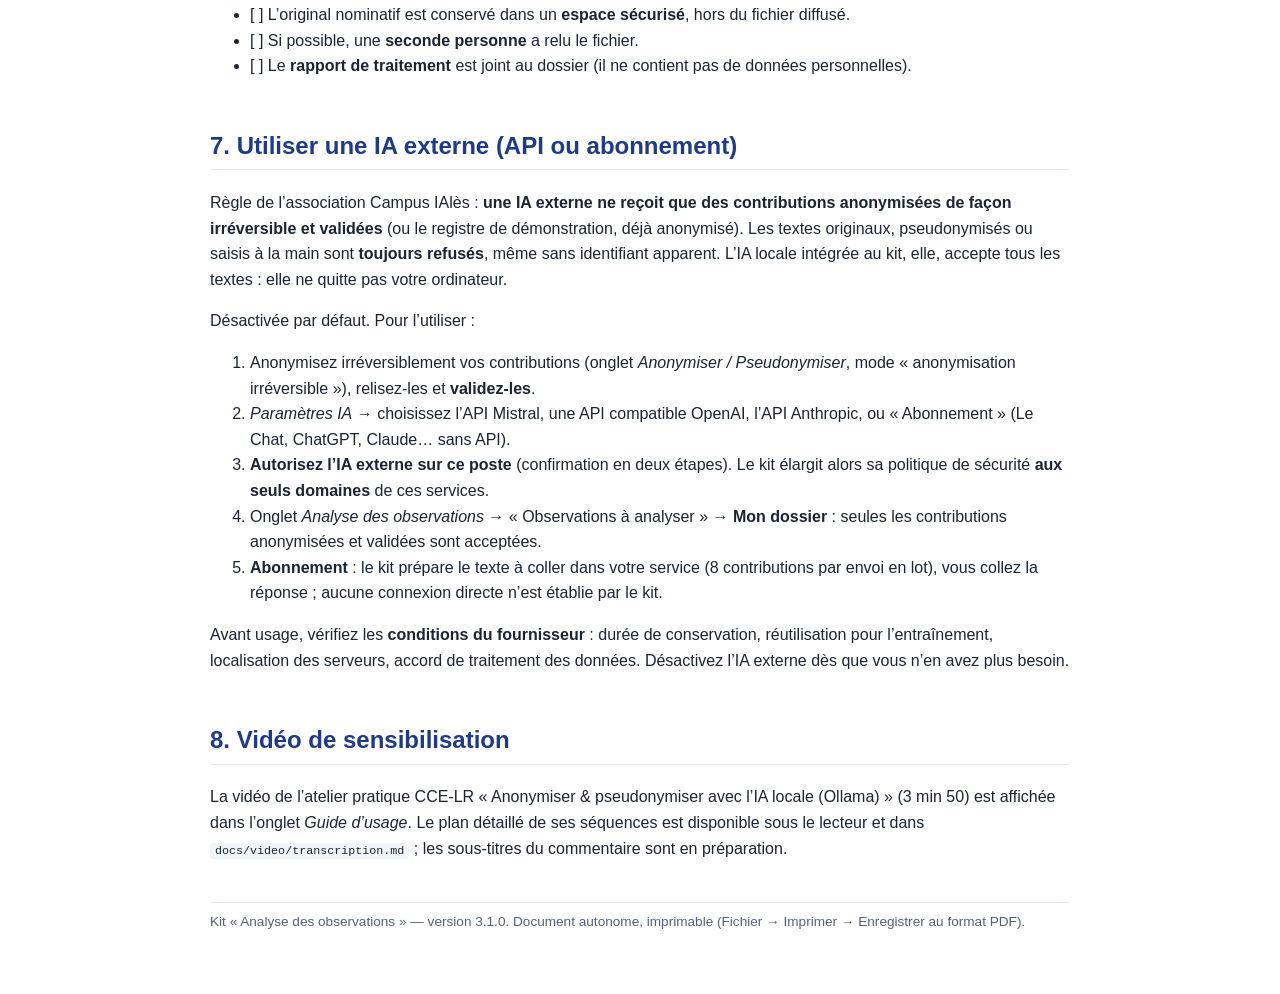
<file: analyse-observations/docs/GUIDE_USAGE_ANONYMISATION.html>
<!DOCTYPE html>
<html lang="fr">
<head>
<meta charset="UTF-8">
<meta name="viewport" content="width=device-width, initial-scale=1.0">
<meta name="referrer" content="no-referrer">
<title>Guide d’usage : pseudonymisation et anonymisation des observations — kit Analyse des observations 3.1.0</title>
<style>
:root { color-scheme: light; }
body { font-family: -apple-system, "Segoe UI", Roboto, Arial, sans-serif; max-width: 860px; margin: 0 auto; padding: 24px 18px 48px; line-height: 1.6; color: #1b2432; background: #ffffff; }
h1 { color: #1e3a8a; font-size: 1.6rem; } h2 { color: #1e3a8a; margin-top: 2em; border-bottom: 1px solid #e2e7f0; padding-bottom: 4px; } h3 { margin-top: 1.4em; }
table { border-collapse: collapse; width: 100%; margin: 12px 0; font-size: 0.93rem; } th, td { border: 1px solid #cfd6e3; padding: 6px 9px; text-align: left; vertical-align: top; } thead th { background: #eff4ff; }
code { background: #f1f4f9; padding: 1px 5px; border-radius: 4px; font-size: 0.9em; } pre { background: #f1f4f9; padding: 12px; border-radius: 6px; overflow-x: auto; }
blockquote { border-left: 4px solid #1d4ed8; background: #eff4ff; margin: 12px 0; padding: 4px 16px; }
nav { background: #f8fafd; border: 1px solid #e2e7f0; border-radius: 8px; padding: 8px 16px; } nav ul { columns: 2; }
.url { display: none; color: #55617a; font-size: 0.85em; } .pied { margin-top: 3em; color: #55617a; font-size: 0.85rem; border-top: 1px solid #e2e7f0; padding-top: 8px; }
@media print { nav { display: none; } .url { display: inline; } a { color: inherit; text-decoration: none; } h2 { page-break-after: avoid; } table, pre { page-break-inside: avoid; } }
</style>
</head>
<body>
<nav aria-label="Sommaire"><strong>Sommaire</strong><ul><li><a href="#sec-1-pourquoi-c-est-important">1. Pourquoi c’est important</a></li><li><a href="#sec-2-d-finitions">2. Définitions</a></li><li><a href="#sec-3-quand-pseudonymiser-quand-anonymiser">3. Quand pseudonymiser, quand anonymiser ?</a></li><li><a href="#sec-4-mode-d-emploi-dans-le-kit">4. Mode d’emploi dans le kit</a></li><li><a href="#sec-5-pi-ges-viter">5. Pièges à éviter</a></li><li><a href="#sec-6-liste-de-contr-le-avant-diffusion-d-un-fichier-anonymis">6. Liste de contrôle avant diffusion d’un fichier anonymisé</a></li><li><a href="#sec-7-utiliser-une-ia-externe-api-ou-abonnement">7. Utiliser une IA externe (API ou abonnement)</a></li><li><a href="#sec-8-vid-o-de-sensibilisation">8. Vidéo de sensibilisation</a></li></ul></nav>
<main>
<h1 id="sec-guide-d-usage-pseudonymisation-et-anonymisation-des-observat">Guide d’usage : pseudonymisation et anonymisation des observations</h1>
<blockquote><p>Campus IAlès — pour le commissaire enquêteur. Version du kit : 3.1.0 — références vérifiées le 15/11/2026. Ce guide est un outil pédagogique ; il ne remplace ni les textes ni l’avis du délégué à la protection des données de l’autorité organisatrice.</p></blockquote>
<h2 id="sec-1-pourquoi-c-est-important">1. Pourquoi c’est important</h2>
<p>Les observations du public sont des <strong>données personnelles</strong> : nom, adresse, courriel, téléphone, mais aussi profession, parcelle, situation familiale, parfois <strong>santé</strong>. Le RGPD s’applique dès qu’une personne est <strong>identifiée ou identifiable</strong>, directement ou par recoupement.</p>
<p>Deux principes guident le kit :</p>
<ul><li><strong>minimisation</strong> (RGPD, art. 5.1.c) : ne traiter et ne diffuser que ce qui est nécessaire ;</li><li><strong>protection des données dès la conception et par défaut</strong> (RGPD, art. 25) : tout se fait en local, l’IA externe est désactivée, l’export exclut les noms par défaut.</li></ul>
<h2 id="sec-2-d-finitions">2. Définitions</h2>
<table><thead><tr><th scope="col">Opération</th><th scope="col">Ce que c’est</th><th scope="col">Réversible ?</th><th scope="col">Encore une donnée personnelle ?</th></tr></thead><tbody><tr><td><strong>Suppression</strong></td><td>On retire l’information (le nom disparaît du texte).</td><td>Non, sauf si l’original est conservé</td><td>Le reste du texte peut encore identifier</td></tr><tr><td><strong>Masquage</strong></td><td>On remplace l’information par une balise neutre (<code>[PERSONNE]</code>) sans table de correspondance.</td><td>Non</td><td>Oui si des recoupements restent possibles</td></tr><tr><td><strong>Pseudonymisation</strong></td><td>On remplace les identifiants par des pseudonymes stables (<code>[PSEUDO-01]</code>) ; une table permet, si elle est conservée, de retrouver les personnes.</td><td><strong>Oui</strong> (avec la table, ou par recoupement)</td><td><strong>Oui</strong></td></tr><tr><td><strong>Anonymisation irréversible</strong></td><td>On supprime les identifiants directs <strong>et</strong> on généralise les quasi-identifiants, de sorte qu’aucune ré-identification ne soit raisonnablement possible.</td><td><strong>Non</strong></td><td><strong>Non</strong> (si elle est réussie)</td></tr></tbody></table>
<p><strong>Textes de référence</strong></p>
<ul><li><strong>Donnée à caractère personnel</strong> — RGPD, article 4, point 1 : toute information se rapportant à une personne physique identifiée ou identifiable, directement ou indirectement (nom, numéro d’identification, données de localisation, identifiant en ligne, éléments propres à son identité physique, économique, culturelle ou sociale…).</li><li><strong>Pseudonymisation</strong> — RGPD, article 4, point 5 : un traitement tel que les données ne peuvent plus être attribuées à une personne précise <strong>sans informations supplémentaires</strong>, à condition que ces informations soient <strong>conservées séparément</strong> et protégées.</li><li><strong>Données anonymes</strong> — RGPD, considérant 26 : le règlement ne s’applique pas aux informations anonymes, c’est-à-dire ne concernant pas une personne identifiée ou identifiable, compte tenu de <strong>l’ensemble des moyens raisonnablement susceptibles d’être utilisés</strong> pour identifier la personne.</li><li><strong>Données de santé</strong> — RGPD, article 9 : catégorie particulière de données, protection renforcée.</li><li><strong>Critères de l’anonymisation</strong> — avis 05/2014 du groupe de l’article 29 (WP216), repris par la CNIL : une anonymisation est robuste si elle empêche <strong>l’individualisation</strong> (isoler une personne), <strong>la corrélation</strong> (relier des ensembles de données concernant une même personne) et <strong>l’inférence</strong> (déduire une information sur une personne).</li><li><strong>Pseudonymisation</strong> — lignes directrices 01/2025 du Comité européen de la protection des données (version soumise à consultation publique en janvier 2025).</li></ul>
<p><strong>Pour aller plus loin</strong> (Internet nécessaire)</p>
<ul><li>RGPD (texte officiel) : <a href="https://eur-lex.europa.eu/legal-content/FR/TXT/?uri=CELEX:32016R0679" rel="noopener noreferrer">eur-lex.europa.eu</a> <span class="url">(https://eur-lex.europa.eu/legal-content/FR/TXT/?uri=CELEX:32016R0679)</span></li><li>CNIL, « L’anonymisation de données personnelles » : <a href="https://www.cnil.fr/fr/technologies/lanonymisation-de-donnees-personnelles" rel="noopener noreferrer">cnil.fr</a> <span class="url">(https://www.cnil.fr/fr/technologies/lanonymisation-de-donnees-personnelles)</span></li><li>CNIL, « Enjeux et avantages de l’anonymisation et de la pseudonymisation » : <a href="https://www.cnil.fr/fr/recherche-scientifique-hors-sante/enjeux-avantages-anonymisation-pseudonymisation" rel="noopener noreferrer">cnil.fr</a> <span class="url">(https://www.cnil.fr/fr/recherche-scientifique-hors-sante/enjeux-avantages-anonymisation-pseudonymisation)</span></li><li>Avis 05/2014 du G29 sur les techniques d’anonymisation (WP216) : <a href="https://ec.europa.eu/justice/article-29/documentation/opinion-recommendation/files/2014/wp216_fr.pdf" rel="noopener noreferrer">ec.europa.eu</a> <span class="url">(https://ec.europa.eu/justice/article-29/documentation/opinion-recommendation/files/2014/wp216_fr.pdf)</span></li><li>Lignes directrices 01/2025 du CEPD sur la pseudonymisation : <a href="https://www.edpb.europa.eu/our-work-tools/documents/public-consultations/2025/guidelines-012025-pseudonymisation_en" rel="noopener noreferrer">edpb.europa.eu</a> <span class="url">(https://www.edpb.europa.eu/our-work-tools/documents/public-consultations/2025/guidelines-012025-pseudonymisation_en)</span></li></ul>
<h2 id="sec-3-quand-pseudonymiser-quand-anonymiser">3. Quand pseudonymiser, quand anonymiser ?</h2>
<p><strong>Pseudonymiser</strong> (les données restent personnelles, à usage interne) :</p>
<ul><li>analyse interne des observations et aide à la rédaction du rapport ;</li><li>utilisation d’outils d’IA <strong>locaux</strong> (Ollama) sur un texte débarrassé des noms ;</li><li>travail en équipe restreinte, quand il faut pouvoir retrouver l’auteur (pour lui répondre, vérifier un doublon, relier plusieurs contributions d’une même personne).</li></ul>
<p><strong>Anonymiser irréversiblement</strong> (les données ne sont plus personnelles) :</p>
<ul><li>diffusion (annexe du rapport, publication) ;</li><li>archivage de long terme ;</li><li>partage avec des tiers (bureau d’études, services de l’État, maître d’ouvrage) ;</li><li>transmission pour des travaux externes, <strong>y compris l’usage d’une IA en ligne</strong> (Exigence G du kit).</li></ul>
<p>En cas de doute, <strong>anonymisez</strong> : c’est la protection maximale.</p>
<h2 id="sec-4-mode-d-emploi-dans-le-kit">4. Mode d’emploi dans le kit</h2>
<ol><li>Onglet <strong>Anonymiser / Pseudonymiser</strong> : choisissez le mode. Lisez l’avertissement affiché.</li><li><strong>Pseudonymisation</strong> : cochez « Conserver un tableau de correspondance chiffré » <strong>seulement</strong> si vous aurez besoin de réidentifier ; choisissez alors une phrase de passe d’au moins 12 caractères, que vous conservez à part (elle n’est enregistrée nulle part).</li><li><strong>Anonymisation</strong> : une confirmation en deux étapes vous demande d’attester que l’original est sauvegardé dans un espace sécurisé.</li><li><strong>Importez</strong> le fichier (CSV avec les colonnes référence ; date ; auteur ; objet ; texte, ou JSON, ou TXT).</li><li><strong>Lancez le traitement</strong> : par lots de 10 à 20, avec barre de progression ; vous pouvez interrompre et reprendre plus tard (le dossier est enregistré dans <code>donnees/</code>).</li><li>Pour chaque observation, le kit :<ul><li>repère les identifiants avec des règles (courriels, téléphones, adresses, parcelles, dates…) <strong>et</strong> le modèle local ;</li><li>les remplace (<code>[PSEUDO-03]</code> ou <code>[PERSONNE]</code>, <code>[FONCTION]</code>, <code>courant mars 2024</code>, <code>[70-79 ANS]</code>…) ;</li><li>fait <strong>relire</strong> le résultat par le modèle et par les règles pour repérer les oublis.</li></ul></li><li><strong>Relecture humaine</strong> : les observations « À vérifier » affichent les éléments douteux surlignés. Pour chacun : <em>Masquer</em>, ou <em>Ce n’est pas identifiant</em>. Vous pouvez aussi masquer un autre terme, modifier le texte, comparer avec l’original, puis <strong>valider</strong>.</li><li><strong>Contrôle par sondage</strong> : tirez 5 observations au hasard et relisez-les entièrement, même si aucun doute n’a été signalé.</li><li><strong>Rapport de traitement</strong> : téléchargeable en JSON ou en TXT. Il ne contient aucune donnée personnelle (comptes par type, mode, modèle, durées).</li><li><strong>Export</strong> (onglet <em>Export des contributions</em>) : préférez le <strong>CSV</strong>. La colonne « auteur » est exclue par défaut.</li></ol>
<h2 id="sec-5-pi-ges-viter">5. Pièges à éviter</h2>
<h3 id="sec-pi-ge-1-la-r-identification-par-recoupement">Piège 1 — La ré-identification par recoupement</h3>
<p>Une <strong>combinaison</strong> d’informations anodines suffit souvent à reconnaître quelqu’un : « <em>l’adjoint au maire, éleveur au lieu-dit des Crozes</em> », « <em>agricultrice de 72 ans, parcelle ZB 117</em> ». Dans une petite commune, profession + lieu + date désignent une seule personne. <strong>Anonymiser, ce n’est pas seulement retirer les noms</strong> : il faut aussi généraliser les quasi-identifiants (fonction, lieu précis, parcelle, date exacte, âge, nom d’exploitation, situation familiale rare).</p>
<h3 id="sec-pi-ge-2-la-fausse-s-curit-du-simple-remplacement-des-noms">Piège 2 — La fausse sécurité du simple remplacement des noms</h3>
<p>Remplacer « Jeanne Martinet » par <code>[PERSONNE]</code> ne suffit pas si le texte dit encore « <em>j’habite en face de la parcelle ZB 117, mon mari est malade</em> ». Un texte pseudonymisé <strong>reste une donnée personnelle</strong> ; ne le traitez jamais comme anonyme.</p>
<h3 id="sec-pi-ge-3-le-mod-le-de-langage-peut-se-tromper">Piège 3 — Le modèle de langage peut se tromper</h3>
<p>Un modèle d’IA peut <strong>oublier</strong> un identifiant (nom mal orthographié, surnom, nom dans une signature), <strong>en inventer</strong> ou remplacer de façon <strong>incohérente</strong> (deux pseudonymes pour une même personne). Le kit limite ces risques (règles complémentaires, contrôle qualité, rapprochement des variantes de noms), mais <strong>la relecture humaine reste obligatoire</strong> avant toute diffusion. Le contrôle par sondage est indispensable même quand rien n’est signalé.</p>
<h3 id="sec-pi-ge-4-la-conservation-inconsid-r-e-du-tableau-de-correspon">Piège 4 — La conservation inconsidérée du tableau de correspondance</h3>
<p>Le tableau de correspondance permet de <strong>tout réidentifier</strong>. Ne le conservez que si c’est nécessaire, protégez-le (il est chiffré par le kit, mais la phrase de passe doit être gardée à part), ne l’envoyez jamais avec les données pseudonymisées, et <strong>détruisez-le à la clôture du dossier</strong> (bouton <em>Détruire le tableau de correspondance</em>, confirmation en deux étapes).</p>
<h3 id="sec-pi-ge-5-les-traces-r-siduelles">Piège 5 — Les traces résiduelles</h3>
<p>Des données peuvent subsister : dossier <code>donnees/</code> du kit (dossier de travail avec les originaux, journal), dossier <em>Téléchargements</em> (exports), historique et cache du navigateur, corbeille, copies sur clé USB, synchronisations en ligne (OneDrive, Dropbox), historique d’Open WebUI si vous l’utilisez. À la clôture : <strong>purgez le dossier de travail</strong>, videz les téléchargements et la corbeille, effacez les données du site <code>localhost:3030</code> dans le navigateur. Le journal du kit ne contient pas de données personnelles, mais il est purgeable.</p>
<h3 id="sec-pi-ge-6-l-anonymisation-appliqu-e-par-erreur-sans-sauvegarde">Piège 6 — L’anonymisation appliquée par erreur sans sauvegarde de l’original</h3>
<p>L’anonymisation est <strong>définitive</strong>. Si la version nominative n’a pas été sauvegardée ailleurs, vous ne pourrez plus répondre à un contributeur, vérifier un doublon ou justifier un décompte. <strong>Sauvegardez l’original dans un espace sécurisé avant de lancer l’anonymisation</strong> (le kit vous le fait confirmer).</p>
<h3 id="sec-pi-ge-7-confondre-anonymisation-et-chiffrement">Piège 7 — Confondre anonymisation et chiffrement</h3>
<p>Un fichier <strong>chiffré</strong> (protégé par mot de passe) contient toujours toutes les données personnelles : quiconque a la clé y accède. Le chiffrement protège la <strong>confidentialité</strong> ; il ne rend <strong>pas</strong> les données anonymes. Inversement, un fichier anonymisé n’a pas besoin d’être chiffré pour être diffusé.</p>
<h3 id="sec-pi-ge-8-envoyer-des-donn-es-pseudonymis-es-une-ia-en-ligne">Piège 8 — Envoyer des données pseudonymisées à une IA en ligne</h3>
<p>Les données pseudonymisées <strong>restent personnelles</strong> : les envoyer à un service d’IA en ligne (API ou abonnement) est un transfert de données personnelles vers un tiers. Le kit le <strong>refuse</strong> : seules les contributions <strong>anonymisées de façon irréversible et validées</strong> (ou le registre de démonstration) peuvent être confiées à une IA externe, et seulement si vous avez autorisé l’IA externe sur le poste.</p>
<h2 id="sec-6-liste-de-contr-le-avant-diffusion-d-un-fichier-anonymis">6. Liste de contrôle avant diffusion d’un fichier anonymisé</h2>
<ul><li>[ ] Toutes les observations sont au statut <strong>« validée »</strong>.</li><li>[ ] Les cas douteux ont été relus <strong>un par un</strong>.</li><li>[ ] Un <strong>contrôle par sondage</strong> a porté sur au moins 5 observations (davantage pour un gros dossier).</li><li>[ ] Aucun <strong>recoupement</strong> possible : fonction + commune + date, nom d’exploitation, parcelle, âge, situation familiale rare, information de santé.</li><li>[ ] Les <strong>pièces jointes</strong> et métadonnées (auteur du fichier, propriétés) ne contiennent pas de nom.</li><li>[ ] La colonne <strong>« auteur »</strong> nominative est absente du fichier.</li><li>[ ] Le fichier est au format <strong>CSV</strong> (préconisé) ou dans le format demandé par le destinataire.</li><li>[ ] L’original nominatif est conservé dans un <strong>espace sécurisé</strong>, hors du fichier diffusé.</li><li>[ ] Si possible, une <strong>seconde personne</strong> a relu le fichier.</li><li>[ ] Le <strong>rapport de traitement</strong> est joint au dossier (il ne contient pas de données personnelles).</li></ul>
<h2 id="sec-7-utiliser-une-ia-externe-api-ou-abonnement">7. Utiliser une IA externe (API ou abonnement)</h2>
<p>Règle de l’association Campus IAlès : <strong>une IA externe ne reçoit que des contributions anonymisées de façon irréversible et validées</strong> (ou le registre de démonstration, déjà anonymisé). Les textes originaux, pseudonymisés ou saisis à la main sont <strong>toujours refusés</strong>, même sans identifiant apparent. L’IA locale intégrée au kit, elle, accepte tous les textes : elle ne quitte pas votre ordinateur.</p>
<p>Désactivée par défaut. Pour l’utiliser :</p>
<ol><li>Anonymisez irréversiblement vos contributions (onglet <em>Anonymiser / Pseudonymiser</em>, mode « anonymisation irréversible »), relisez-les et <strong>validez-les</strong>.</li><li><em>Paramètres IA</em> → choisissez l’API Mistral, une API compatible OpenAI, l’API Anthropic, ou « Abonnement » (Le Chat, ChatGPT, Claude… sans API).</li><li><strong>Autorisez l’IA externe sur ce poste</strong> (confirmation en deux étapes). Le kit élargit alors sa politique de sécurité <strong>aux seuls domaines</strong> de ces services.</li><li>Onglet <em>Analyse des observations</em> → « Observations à analyser » → <strong>Mon dossier</strong> : seules les contributions anonymisées et validées sont acceptées.</li><li><strong>Abonnement</strong> : le kit prépare le texte à coller dans votre service (8 contributions par envoi en lot), vous collez la réponse ; aucune connexion directe n’est établie par le kit.</li></ol>
<p>Avant usage, vérifiez les <strong>conditions du fournisseur</strong> : durée de conservation, réutilisation pour l’entraînement, localisation des serveurs, accord de traitement des données. Désactivez l’IA externe dès que vous n’en avez plus besoin.</p>
<h2 id="sec-8-vid-o-de-sensibilisation">8. Vidéo de sensibilisation</h2>
<p>La vidéo de l’atelier pratique CCE-LR « Anonymiser &amp; pseudonymiser avec l’IA locale (Ollama) » (3 min 50) est affichée dans l’onglet <em>Guide d’usage</em>. Le plan détaillé de ses séquences est disponible sous le lecteur et dans <code>docs/video/transcription.md</code> ; les sous-titres du commentaire sont en préparation.</p>
</main>
<p class="pied">Kit « Analyse des observations » — version 3.1.0. Document autonome, imprimable (Fichier → Imprimer → Enregistrer au format PDF).</p>
</body>
</html>
</file>
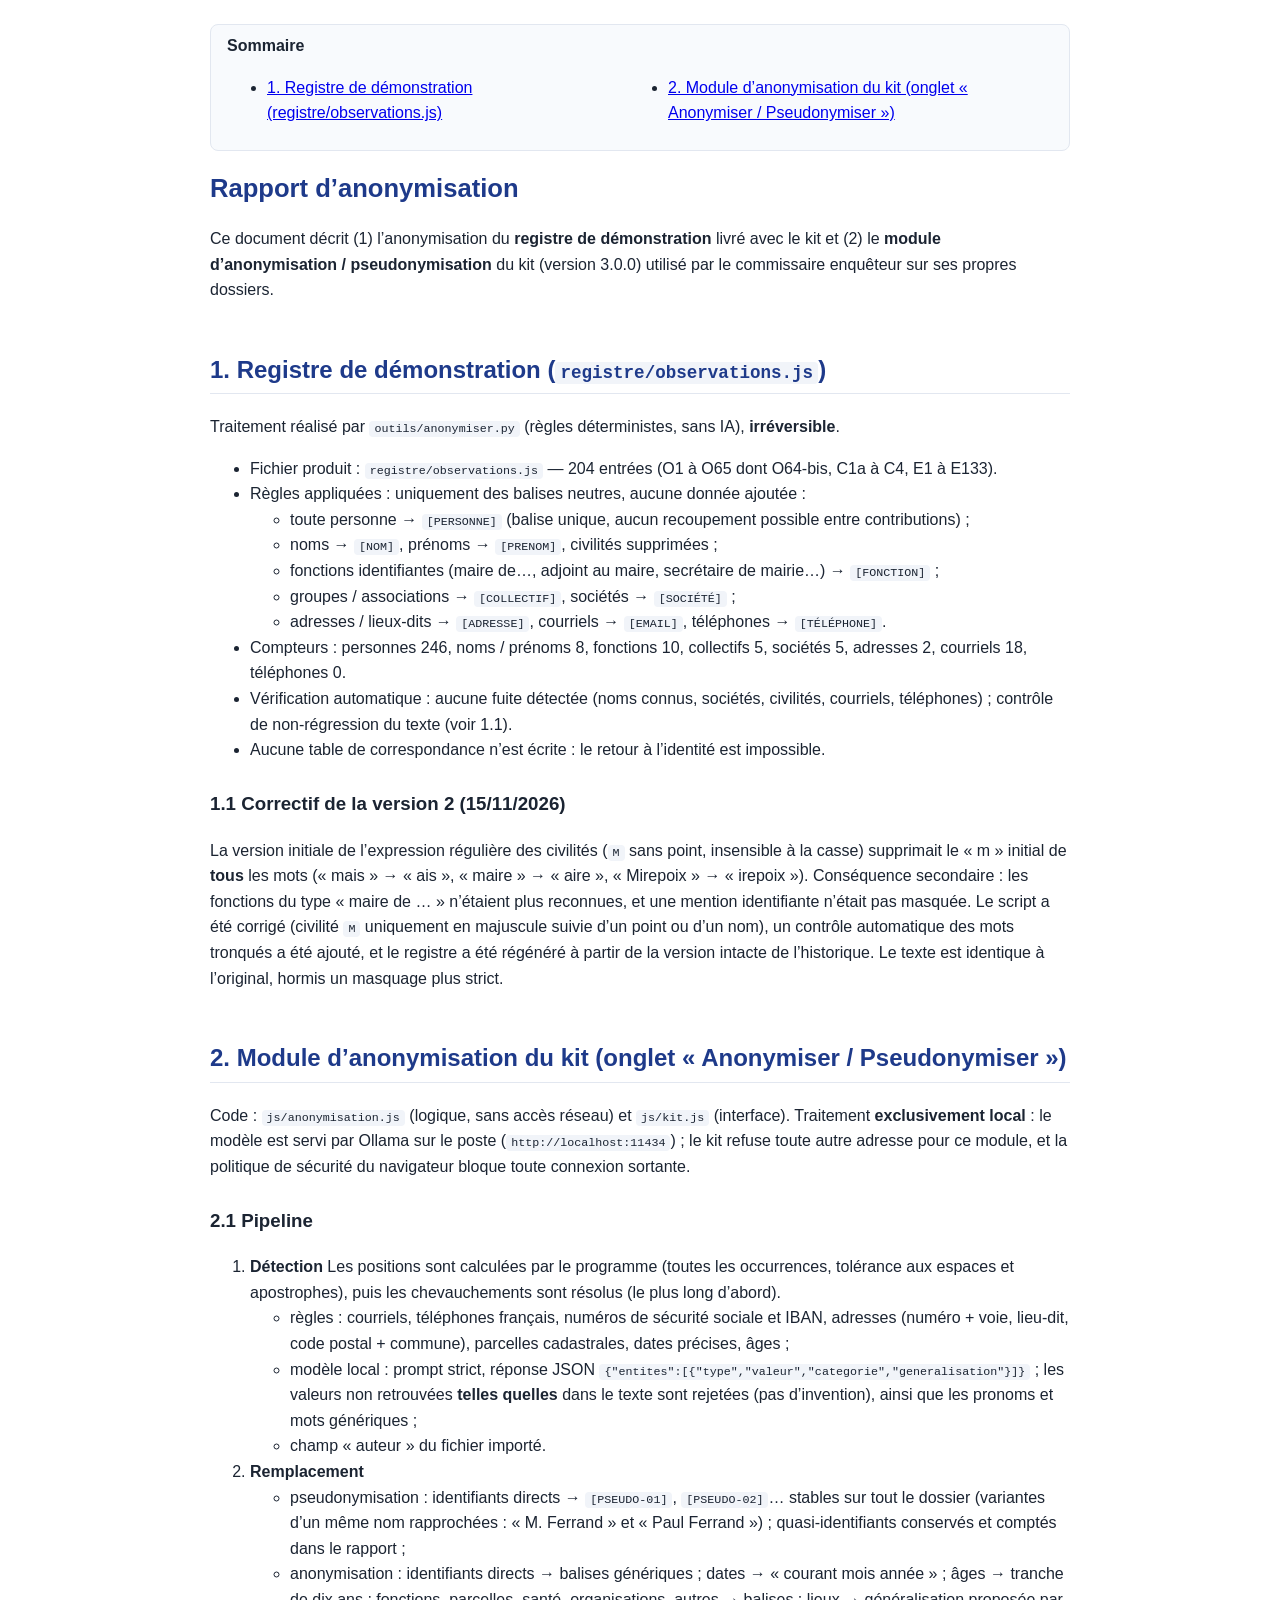
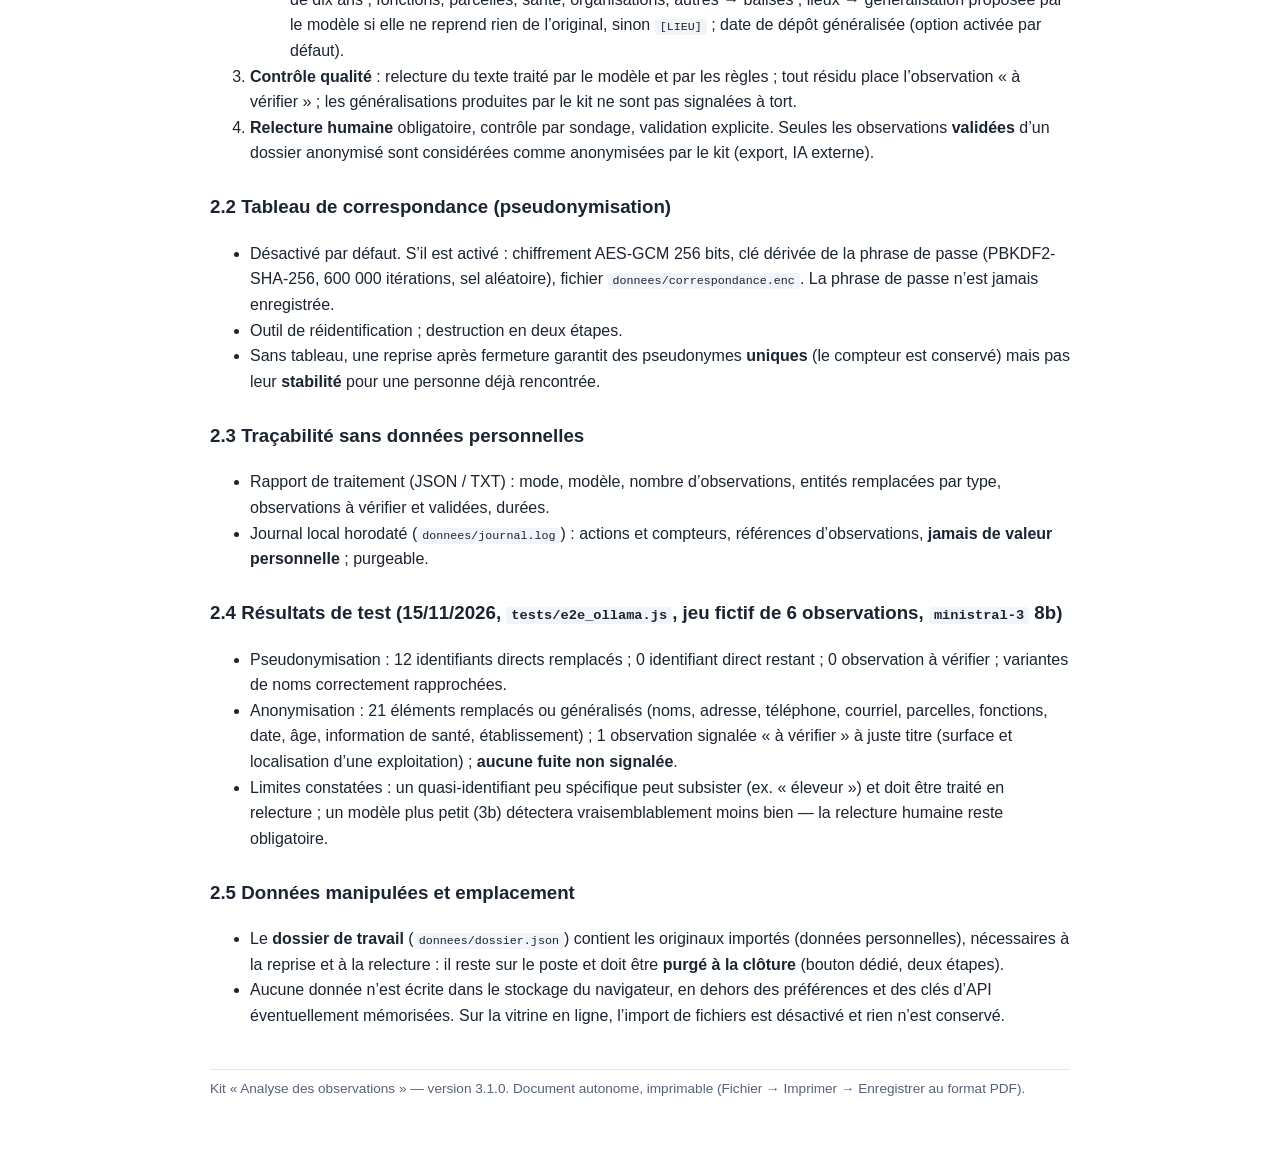
<file: analyse-observations/docs/RAPPORT_ANONYMISATION.html>
<!DOCTYPE html>
<html lang="fr">
<head>
<meta charset="UTF-8">
<meta name="viewport" content="width=device-width, initial-scale=1.0">
<meta name="referrer" content="no-referrer">
<title>Rapport d’anonymisation — kit Analyse des observations 3.1.0</title>
<style>
:root { color-scheme: light; }
body { font-family: -apple-system, "Segoe UI", Roboto, Arial, sans-serif; max-width: 860px; margin: 0 auto; padding: 24px 18px 48px; line-height: 1.6; color: #1b2432; background: #ffffff; }
h1 { color: #1e3a8a; font-size: 1.6rem; } h2 { color: #1e3a8a; margin-top: 2em; border-bottom: 1px solid #e2e7f0; padding-bottom: 4px; } h3 { margin-top: 1.4em; }
table { border-collapse: collapse; width: 100%; margin: 12px 0; font-size: 0.93rem; } th, td { border: 1px solid #cfd6e3; padding: 6px 9px; text-align: left; vertical-align: top; } thead th { background: #eff4ff; }
code { background: #f1f4f9; padding: 1px 5px; border-radius: 4px; font-size: 0.9em; } pre { background: #f1f4f9; padding: 12px; border-radius: 6px; overflow-x: auto; }
blockquote { border-left: 4px solid #1d4ed8; background: #eff4ff; margin: 12px 0; padding: 4px 16px; }
nav { background: #f8fafd; border: 1px solid #e2e7f0; border-radius: 8px; padding: 8px 16px; } nav ul { columns: 2; }
.url { display: none; color: #55617a; font-size: 0.85em; } .pied { margin-top: 3em; color: #55617a; font-size: 0.85rem; border-top: 1px solid #e2e7f0; padding-top: 8px; }
@media print { nav { display: none; } .url { display: inline; } a { color: inherit; text-decoration: none; } h2 { page-break-after: avoid; } table, pre { page-break-inside: avoid; } }
</style>
</head>
<body>
<nav aria-label="Sommaire"><strong>Sommaire</strong><ul><li><a href="#sec-1-registre-de-d-monstration-registre-observations-js">1. Registre de démonstration (registre/observations.js)</a></li><li><a href="#sec-2-module-d-anonymisation-du-kit-onglet-anonymiser-pseudonymi">2. Module d’anonymisation du kit (onglet « Anonymiser / Pseudonymiser »)</a></li></ul></nav>
<main>
<h1 id="sec-rapport-d-anonymisation">Rapport d’anonymisation</h1>
<p>Ce document décrit (1) l’anonymisation du <strong>registre de démonstration</strong> livré avec le kit et (2) le <strong>module d’anonymisation / pseudonymisation</strong> du kit (version 3.0.0) utilisé par le commissaire enquêteur sur ses propres dossiers.</p>
<h2 id="sec-1-registre-de-d-monstration-registre-observations-js">1. Registre de démonstration (<code>registre/observations.js</code>)</h2>
<p>Traitement réalisé par <code>outils/anonymiser.py</code> (règles déterministes, sans IA), <strong>irréversible</strong>.</p>
<ul><li>Fichier produit : <code>registre/observations.js</code> — 204 entrées (O1 à O65 dont O64-bis, C1a à C4, E1 à E133).</li><li>Règles appliquées : uniquement des balises neutres, aucune donnée ajoutée :<ul><li>toute personne → <code>[PERSONNE]</code> (balise unique, aucun recoupement possible entre contributions) ;</li><li>noms → <code>[NOM]</code>, prénoms → <code>[PRENOM]</code>, civilités supprimées ;</li><li>fonctions identifiantes (maire de…, adjoint au maire, secrétaire de mairie…) → <code>[FONCTION]</code> ;</li><li>groupes / associations → <code>[COLLECTIF]</code>, sociétés → <code>[SOCIÉTÉ]</code> ;</li><li>adresses / lieux-dits → <code>[ADRESSE]</code>, courriels → <code>[EMAIL]</code>, téléphones → <code>[TÉLÉPHONE]</code>.</li></ul></li><li>Compteurs : personnes 246, noms / prénoms 8, fonctions 10, collectifs 5, sociétés 5, adresses 2, courriels 18, téléphones 0.</li><li>Vérification automatique : aucune fuite détectée (noms connus, sociétés, civilités, courriels, téléphones) ; contrôle de non-régression du texte (voir 1.1).</li><li>Aucune table de correspondance n’est écrite : le retour à l’identité est impossible.</li></ul>
<h3 id="sec-1-1-correctif-de-la-version-2-15-11-2026">1.1 Correctif de la version 2 (15/11/2026)</h3>
<p>La version initiale de l’expression régulière des civilités (<code>M</code> sans point, insensible à la casse) supprimait le « m » initial de <strong>tous</strong> les mots (« mais » → « ais », « maire » → « aire », « Mirepoix » → « irepoix »). Conséquence secondaire : les fonctions du type « maire de … » n’étaient plus reconnues, et une mention identifiante n’était pas masquée. Le script a été corrigé (civilité <code>M</code> uniquement en majuscule suivie d’un point ou d’un nom), un contrôle automatique des mots tronqués a été ajouté, et le registre a été régénéré à partir de la version intacte de l’historique. Le texte est identique à l’original, hormis un masquage plus strict.</p>
<h2 id="sec-2-module-d-anonymisation-du-kit-onglet-anonymiser-pseudonymi">2. Module d’anonymisation du kit (onglet « Anonymiser / Pseudonymiser »)</h2>
<p>Code : <code>js/anonymisation.js</code> (logique, sans accès réseau) et <code>js/kit.js</code> (interface). Traitement <strong>exclusivement local</strong> : le modèle est servi par Ollama sur le poste (<code>http://localhost:11434</code>) ; le kit refuse toute autre adresse pour ce module, et la politique de sécurité du navigateur bloque toute connexion sortante.</p>
<h3 id="sec-2-1-pipeline">2.1 Pipeline</h3>
<ol><li><strong>Détection</strong> Les positions sont calculées par le programme (toutes les occurrences, tolérance aux espaces et apostrophes), puis les chevauchements sont résolus (le plus long d’abord).<ul><li>règles : courriels, téléphones français, numéros de sécurité sociale et IBAN, adresses (numéro + voie, lieu-dit, code postal + commune), parcelles cadastrales, dates précises, âges ;</li><li>modèle local : prompt strict, réponse JSON <code>{&quot;entites&quot;:[{&quot;type&quot;,&quot;valeur&quot;,&quot;categorie&quot;,&quot;generalisation&quot;}]}</code> ; les valeurs non retrouvées <strong>telles quelles</strong> dans le texte sont rejetées (pas d’invention), ainsi que les pronoms et mots génériques ;</li><li>champ « auteur » du fichier importé.</li></ul></li><li><strong>Remplacement</strong><ul><li>pseudonymisation : identifiants directs → <code>[PSEUDO-01]</code>, <code>[PSEUDO-02]</code>… stables sur tout le dossier (variantes d’un même nom rapprochées : « M. Ferrand » et « Paul Ferrand ») ; quasi-identifiants conservés et comptés dans le rapport ;</li><li>anonymisation : identifiants directs → balises génériques ; dates → « courant mois année » ; âges → tranche de dix ans ; fonctions, parcelles, santé, organisations, autres → balises ; lieux → généralisation proposée par le modèle si elle ne reprend rien de l’original, sinon <code>[LIEU]</code> ; date de dépôt généralisée (option activée par défaut).</li></ul></li><li><strong>Contrôle qualité</strong> : relecture du texte traité par le modèle et par les règles ; tout résidu place l’observation « à vérifier » ; les généralisations produites par le kit ne sont pas signalées à tort.</li><li><strong>Relecture humaine</strong> obligatoire, contrôle par sondage, validation explicite. Seules les observations <strong>validées</strong> d’un dossier anonymisé sont considérées comme anonymisées par le kit (export, IA externe).</li></ol>
<h3 id="sec-2-2-tableau-de-correspondance-pseudonymisation">2.2 Tableau de correspondance (pseudonymisation)</h3>
<ul><li>Désactivé par défaut. S’il est activé : chiffrement AES-GCM 256 bits, clé dérivée de la phrase de passe (PBKDF2-SHA-256, 600 000 itérations, sel aléatoire), fichier <code>donnees/correspondance.enc</code>. La phrase de passe n’est jamais enregistrée.</li><li>Outil de réidentification ; destruction en deux étapes.</li><li>Sans tableau, une reprise après fermeture garantit des pseudonymes <strong>uniques</strong> (le compteur est conservé) mais pas leur <strong>stabilité</strong> pour une personne déjà rencontrée.</li></ul>
<h3 id="sec-2-3-tra-abilit-sans-donn-es-personnelles">2.3 Traçabilité sans données personnelles</h3>
<ul><li>Rapport de traitement (JSON / TXT) : mode, modèle, nombre d’observations, entités remplacées par type, observations à vérifier et validées, durées.</li><li>Journal local horodaté (<code>donnees/journal.log</code>) : actions et compteurs, références d’observations, <strong>jamais de valeur personnelle</strong> ; purgeable.</li></ul>
<h3 id="sec-2-4-r-sultats-de-test-15-11-2026-tests-e2e-ollama-js-jeu-fic">2.4 Résultats de test (15/11/2026, <code>tests/e2e_ollama.js</code>, jeu fictif de 6 observations, <code>ministral-3</code> 8b)</h3>
<ul><li>Pseudonymisation : 12 identifiants directs remplacés ; 0 identifiant direct restant ; 0 observation à vérifier ; variantes de noms correctement rapprochées.</li><li>Anonymisation : 21 éléments remplacés ou généralisés (noms, adresse, téléphone, courriel, parcelles, fonctions, date, âge, information de santé, établissement) ; 1 observation signalée « à vérifier » à juste titre (surface et localisation d’une exploitation) ; <strong>aucune fuite non signalée</strong>.</li><li>Limites constatées : un quasi-identifiant peu spécifique peut subsister (ex. « éleveur ») et doit être traité en relecture ; un modèle plus petit (3b) détectera vraisemblablement moins bien — la relecture humaine reste obligatoire.</li></ul>
<h3 id="sec-2-5-donn-es-manipul-es-et-emplacement">2.5 Données manipulées et emplacement</h3>
<ul><li>Le <strong>dossier de travail</strong> (<code>donnees/dossier.json</code>) contient les originaux importés (données personnelles), nécessaires à la reprise et à la relecture : il reste sur le poste et doit être <strong>purgé à la clôture</strong> (bouton dédié, deux étapes).</li><li>Aucune donnée n’est écrite dans le stockage du navigateur, en dehors des préférences et des clés d’API éventuellement mémorisées. Sur la vitrine en ligne, l’import de fichiers est désactivé et rien n’est conservé.</li></ul>
</main>
<p class="pied">Kit « Analyse des observations » — version 3.1.0. Document autonome, imprimable (Fichier → Imprimer → Enregistrer au format PDF).</p>
</body>
</html>
</file>
